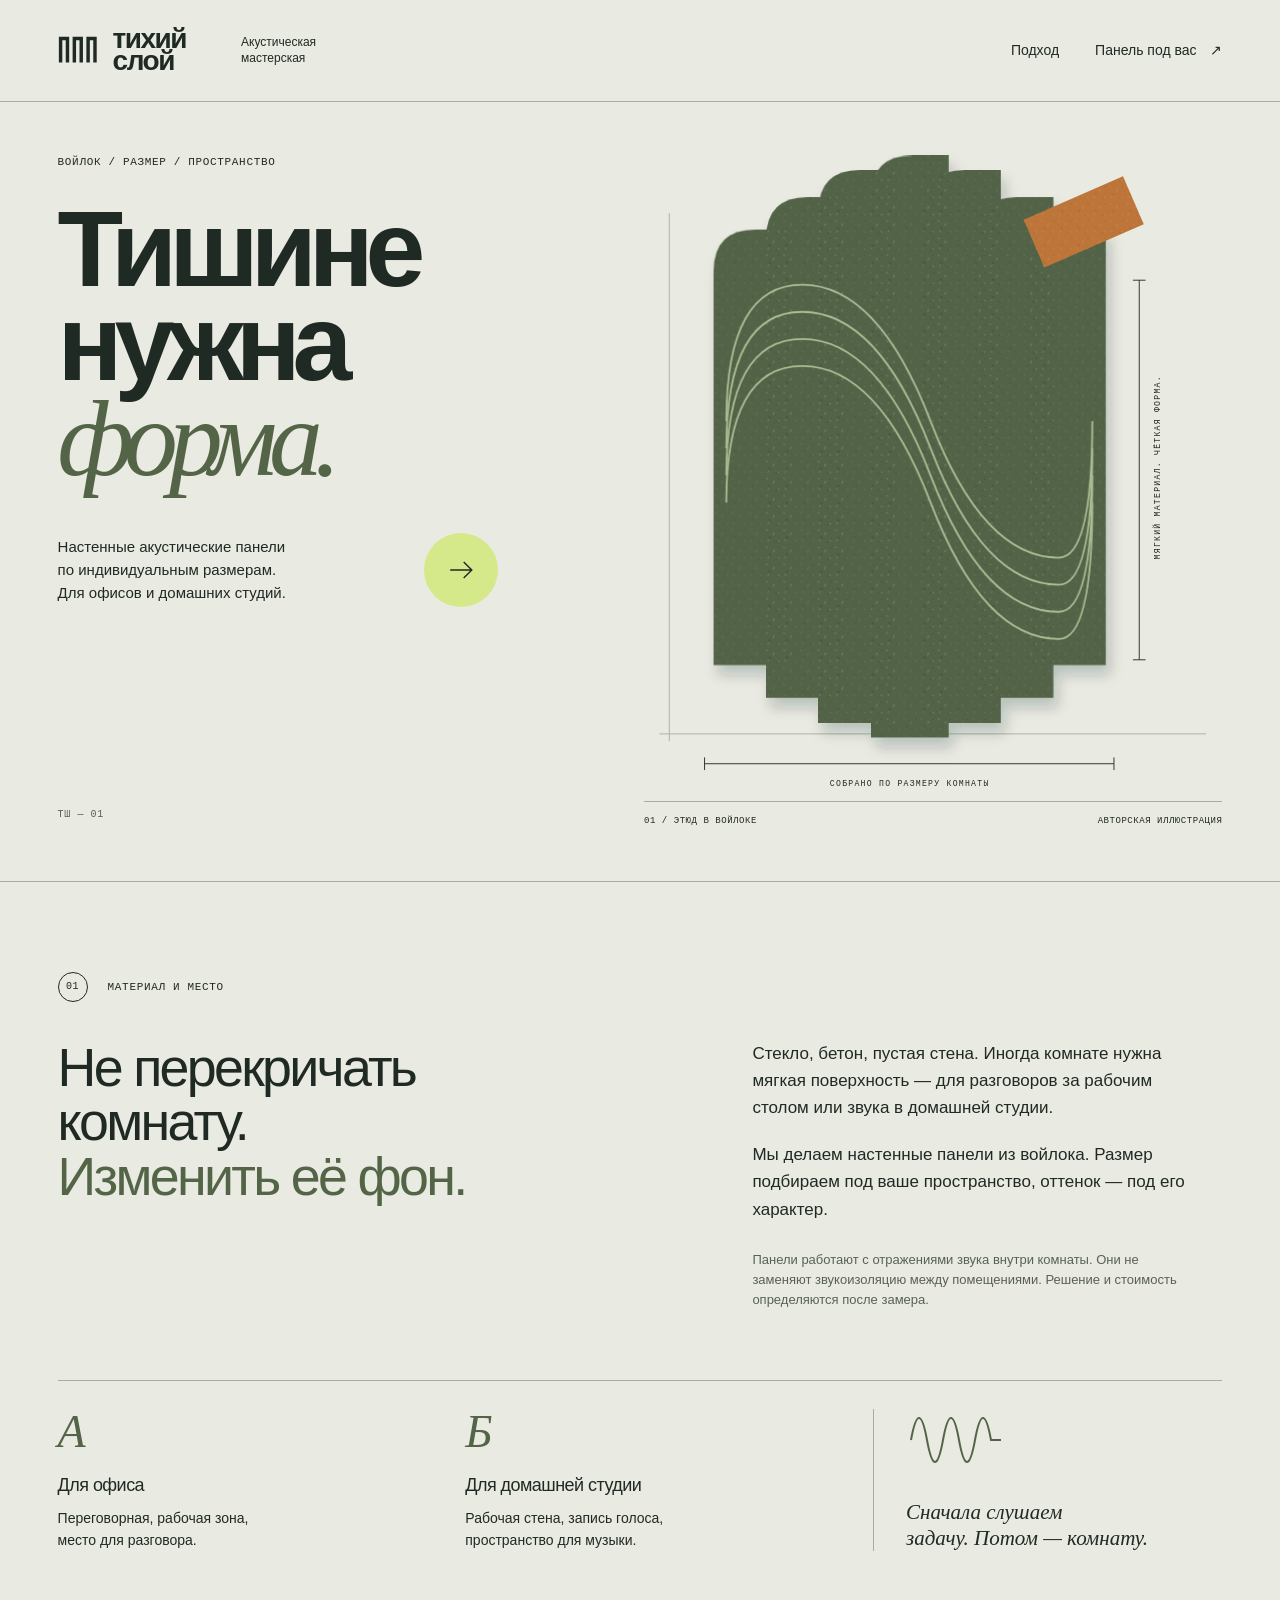
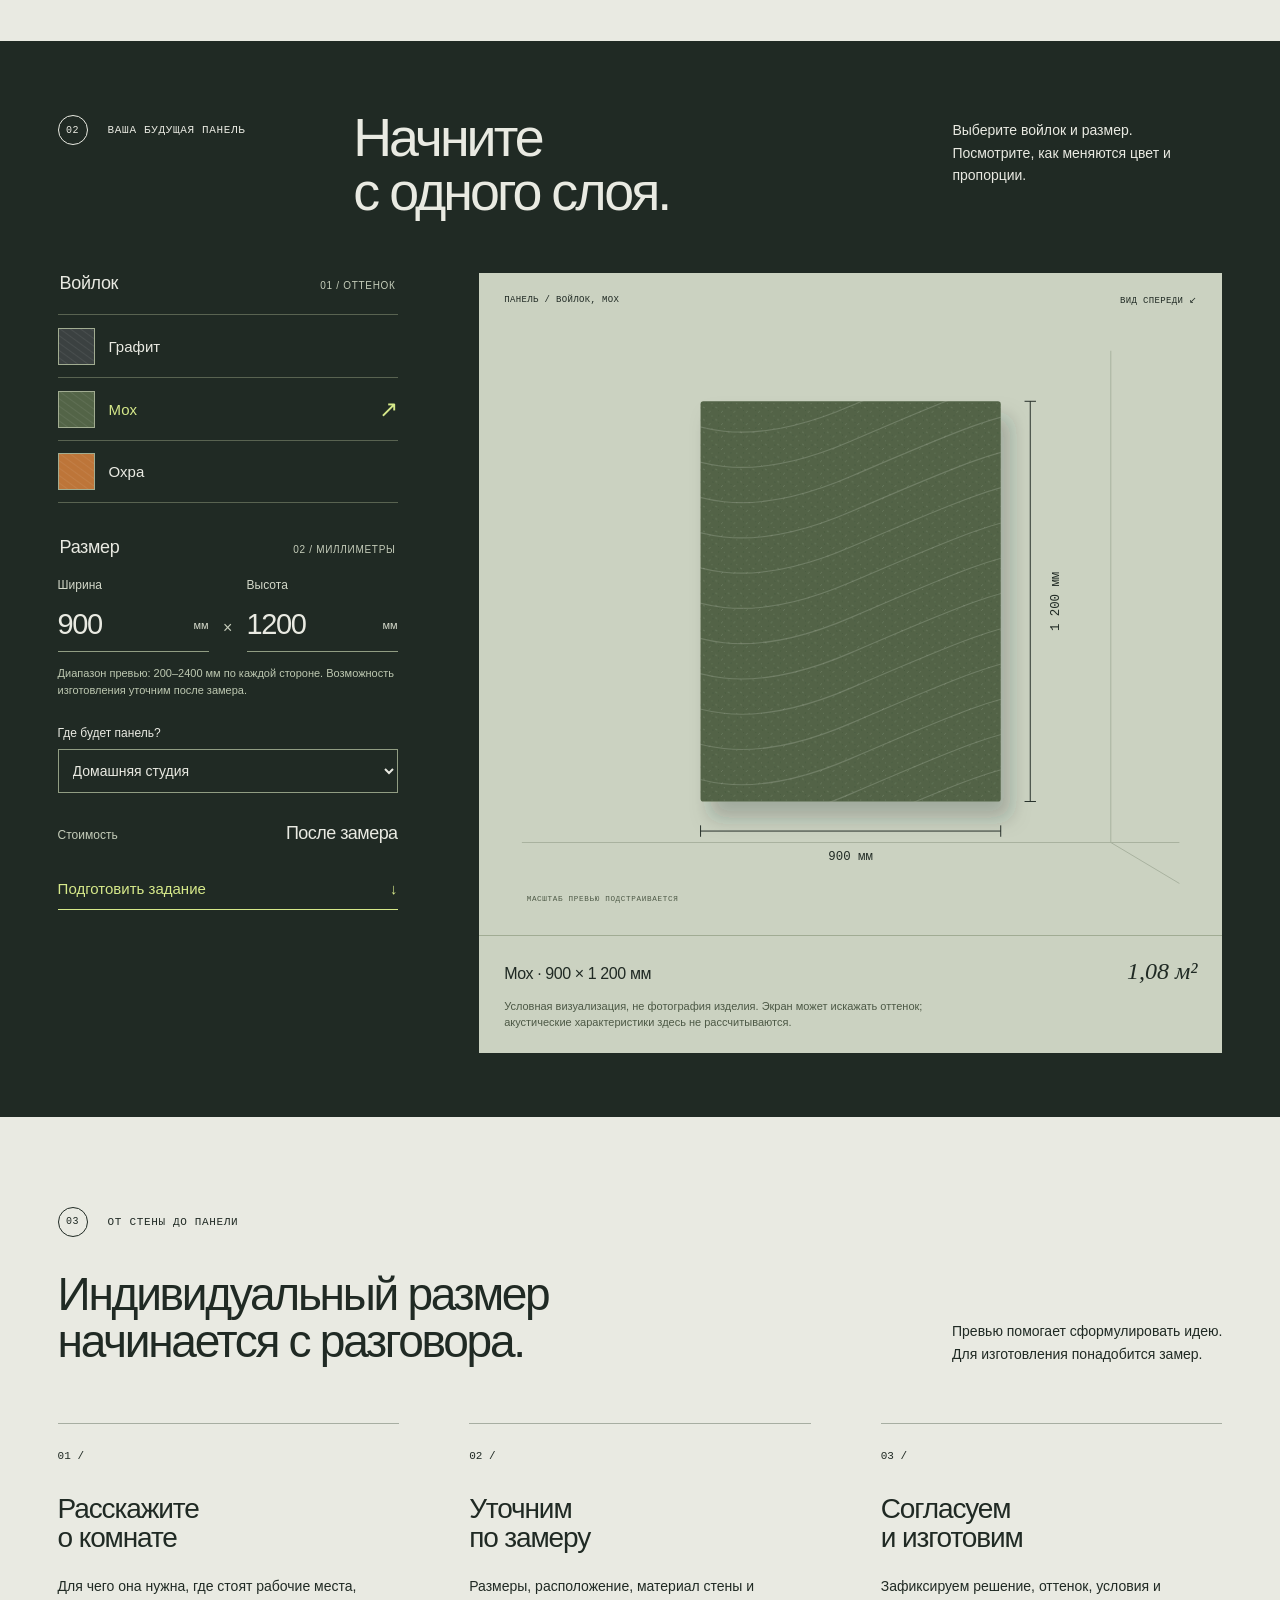
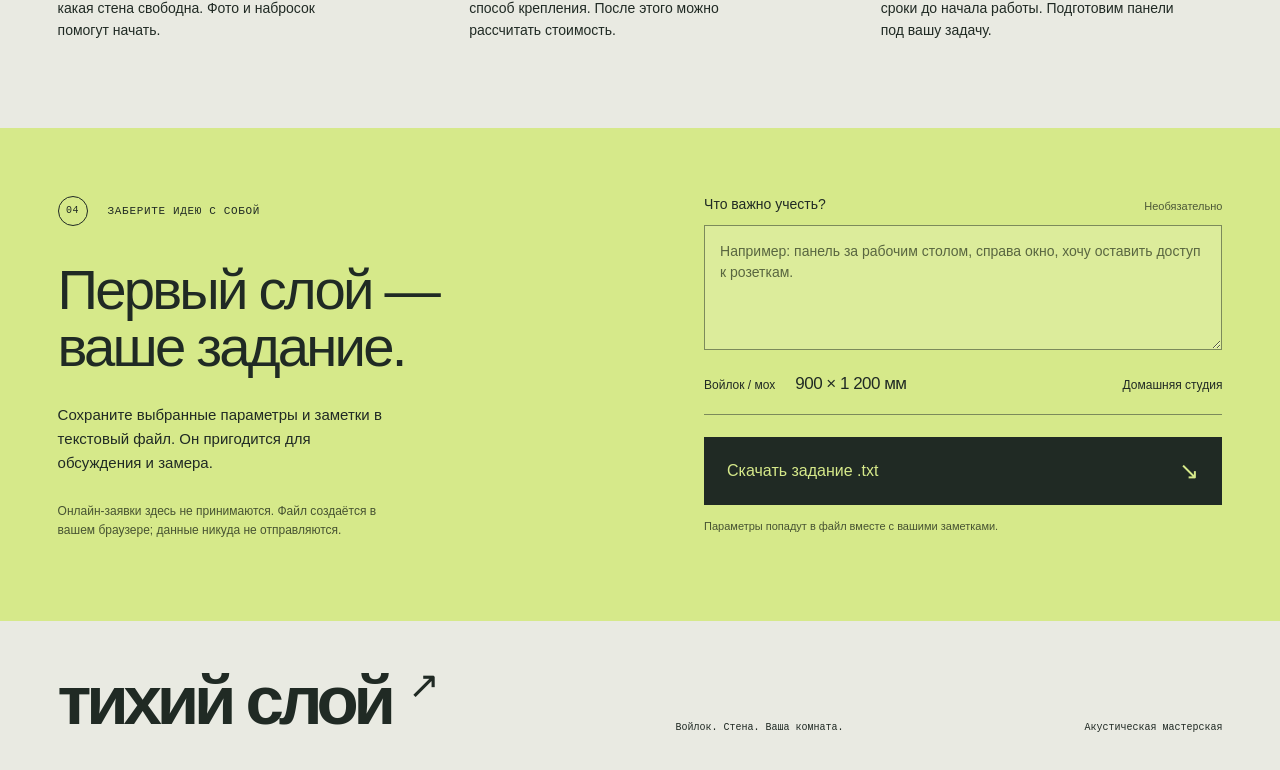
<file: validation/acoustic/index.html>
<!doctype html>
<html lang="ru">
<head>
  <meta charset="utf-8">
  <meta name="viewport" content="width=device-width,initial-scale=1">
  <meta name="theme-color" content="#e9eae2">
  <meta name="description" content="Тихий слой — мастерская настенных акустических панелей из войлока по индивидуальным размерам. Для офисов и домашних студий.">
  <title>Тихий слой — акустическая мастерская</title>
  <link rel="stylesheet" href="style.css">
  <script src="script.js" defer></script>
</head>
<body>
  <a class="skip" href="#main">К содержанию</a>
  <header class="header">
    <a class="brand" href="#top" aria-label="Тихий слой — начало страницы">
      <svg viewBox="0 0 50 42" aria-hidden="true"><path d="M3 35V7h8v28m8 0V7h8v28m8 0V7h8v28" fill="none" stroke="currentColor" stroke-width="4"/></svg>
      <span>тихий<br>слой</span>
    </a>
    <span class="header-note">Акустическая<br>мастерская</span>
    <nav aria-label="Основная навигация">
      <a href="#approach">Подход</a>
      <a href="#constructor">Панель под вас <span aria-hidden="true">↗</span></a>
    </nav>
  </header>

  <main id="main">
    <section class="hero" id="top" aria-labelledby="hero-title">
      <div class="hero-copy">
        <p class="eyebrow">Войлок / размер / пространство</p>
        <h1 id="hero-title">Тишине<br>нужна<br><em>форма.</em></h1>
        <div class="hero-bottom">
          <p>Настенные акустические панели<br>по индивидуальным размерам.<br>Для офисов и домашних студий.</p>
          <a class="round-link" href="#constructor" aria-label="Собрать свою панель"><svg viewBox="0 0 40 40" aria-hidden="true"><path d="M8 20h24M23 11l9 9-9 9"/></svg></a>
        </div>
      </div>
      <div class="hero-art">
        <svg class="felt-art" viewBox="0 0 640 740" role="img" aria-labelledby="art-title art-desc">
          <title id="art-title">Мягкая геометрия войлока</title>
          <desc id="art-desc">Авторская иллюстрация: длинные войлочные полосы графитового, мшистого и охристого цветов собираются в рельефную композицию.</desc>
          <defs>
            <pattern id="felt-grain" width="19" height="19" patternUnits="userSpaceOnUse"><path d="m2 3 2 1m6 5 1-3m4 9 2 1m-13 0 1-2m11-12 1 1" stroke="#fff" stroke-opacity=".18" stroke-width=".8"/><path d="m5 11 2 1m9-8 1-2m-4 15 1-1" stroke="#0e1916" stroke-opacity=".25" stroke-width=".8"/></pattern>
            <filter id="felt-shadow" x="-30%" y="-20%" width="160%" height="160%"><feDropShadow dx="5" dy="11" stdDeviation="7" flood-color="#192622" flood-opacity=".2"/></filter>
          </defs>
          <path d="M17 666H622M28 90V674" stroke="#a7b0a2" stroke-width="1"/>
          <g fill="#536447" filter="url(#felt-shadow)" class="felt-strips">
            <path style="--i:0" d="M77 154Q77 108 123 108H163V590H77Z"/>
            <path style="--i:1" d="M135 118Q135 72 181 72H221V626H135Z"/>
            <path style="--i:2" d="M193 88Q193 42 239 42H279V654H193Z"/>
            <path style="--i:3" d="M251 72Q251 26 297 26H337V670H251Z"/>
            <path style="--i:4" d="M309 88Q309 42 355 42H395V654H309Z"/>
            <path style="--i:5" d="M367 118Q367 72 413 72H453V626H367Z"/>
            <path style="--i:6" d="M425 154Q425 108 471 108H511V590H425Z"/>
          </g>
          <g class="felt-strips grain-strips" fill="url(#felt-grain)">
            <path style="--i:0" d="M77 154Q77 108 123 108H163V590H77Z"/>
            <path style="--i:1" d="M135 118Q135 72 181 72H221V626H135Z"/>
            <path style="--i:2" d="M193 88Q193 42 239 42H279V654H193Z"/>
            <path style="--i:3" d="M251 72Q251 26 297 26H337V670H251Z"/>
            <path style="--i:4" d="M309 88Q309 42 355 42H395V654H309Z"/>
            <path style="--i:5" d="M367 118Q367 72 413 72H453V626H367Z"/>
            <path style="--i:6" d="M425 154Q425 108 471 108H511V590H425Z"/>
          </g>
          <g fill="none" stroke="#c5d5aa" stroke-width="2" opacity=".8" class="contours">
            <path d="M91 320Q91 169 175 169T317 320T459 471Q496 471 496 320"/>
            <path d="M91 350Q91 199 175 199T317 350T459 501Q496 501 496 350"/>
            <path d="M91 380Q91 229 175 229T317 380T459 531Q496 531 496 380"/>
            <path d="M91 410Q91 259 175 259T317 410T459 561Q496 561 496 410"/>
          </g>
          <path d="M420 97l110-48 23 53-110 48z" fill="#bd7539"/>
          <path d="M420 97l110-48 23 53-110 48z" fill="url(#felt-grain)"/>
          <g fill="none" stroke="#1f2a24" stroke-width="1"><path d="M67 699H520m-453-7v14m453-14v14M548 164v420m-7-420h14m-14 420h14"/></g>
          <text x="294" y="724" text-anchor="middle" class="art-label">СОБРАНО ПО РАЗМЕРУ КОМНАТЫ</text>
          <g transform="translate(571 371) rotate(-90)"><text text-anchor="middle" class="art-label">МЯГКИЙ МАТЕРИАЛ. ЧЁТКАЯ ФОРМА.</text></g>
        </svg>
        <div class="art-caption"><span>01 / Этюд в войлоке</span><span>Авторская иллюстрация</span></div>
      </div>
      <div class="hero-index" aria-hidden="true">ТШ — 01</div>
    </section>

    <section class="approach" id="approach" aria-labelledby="approach-title">
      <p class="section-tag"><span>01</span> Материал и место</p>
      <div class="approach-main">
        <h2 id="approach-title">Не перекричать<br>комнату.<br><span>Изменить её фон.</span></h2>
        <div class="approach-copy"><p>Стекло, бетон, пустая стена. Иногда комнате нужна мягкая поверхность — для разговоров за рабочим столом или звука в домашней студии.</p><p>Мы делаем настенные панели из войлока. Размер подбираем под ваше пространство, оттенок — под его характер.</p><p class="small-note">Панели работают с отражениями звука внутри комнаты. Они не заменяют звукоизоляцию между помещениями. Решение и стоимость определяются после замера.</p></div>
      </div>
      <div class="contexts">
        <div><span class="context-number">А</span><h3>Для офиса</h3><p>Переговорная, рабочая зона,<br>место для разговора.</p></div>
        <div><span class="context-number">Б</span><h3>Для домашней студии</h3><p>Рабочая стена, запись голоса,<br>пространство для музыки.</p></div>
        <div class="context-aside"><svg viewBox="0 0 100 60" aria-hidden="true"><path d="M5 31q8-44 16 0t16 0t16 0t16 0t16 0h10"/></svg><p>Сначала слушаем<br>задачу. Потом — комнату.</p></div>
      </div>
    </section>

    <section class="constructor" id="constructor" aria-labelledby="constructor-title">
      <div class="constructor-heading"><p class="section-tag"><span>02</span> Ваша будущая панель</p><h2 id="constructor-title">Начните<br>с одного слоя.</h2><p>Выберите войлок и размер.<br> Посмотрите, как меняются цвет и пропорции.</p></div>
      <noscript><p class="noscript">Для интерактивного превью и скачивания задания нужен JavaScript. Доступные оттенки: графит, мох, охра. Панели изготавливаются по индивидуальным размерам, цена — после замера.</p></noscript>
      <div class="config-layout" id="config-ui">
        <form class="controls" id="panel-form">
          <fieldset class="materials"><legend>Войлок <span>01 / оттенок</span></legend>
            <label class="swatch-label"><input type="radio" name="material" value="graphite"><span class="swatch graphite" aria-hidden="true"></span><span>Графит</span><span class="radio-mark" aria-hidden="true">↗</span></label>
            <label class="swatch-label"><input type="radio" name="material" value="moss" checked><span class="swatch moss" aria-hidden="true"></span><span>Мох</span><span class="radio-mark" aria-hidden="true">↗</span></label>
            <label class="swatch-label"><input type="radio" name="material" value="ochre"><span class="swatch ochre" aria-hidden="true"></span><span>Охра</span><span class="radio-mark" aria-hidden="true">↗</span></label>
          </fieldset>
          <fieldset class="dimensions"><legend>Размер <span>02 / миллиметры</span></legend>
            <div class="dimension-fields"><label for="panel-width">Ширина <span class="number-wrap"><input id="panel-width" name="width" type="number" min="200" max="2400" step="1" value="900" inputmode="numeric" required aria-describedby="dimension-help dimension-error"><span>мм</span></span></label><span class="multiply" aria-hidden="true">×</span><label for="panel-height">Высота <span class="number-wrap"><input id="panel-height" name="height" type="number" min="200" max="2400" step="1" value="1200" inputmode="numeric" required aria-describedby="dimension-help dimension-error"><span>мм</span></span></label></div>
            <p id="dimension-help" class="field-help">Диапазон превью: 200–2400 мм по каждой стороне. Возможность изготовления уточним после замера.</p>
            <p id="dimension-error" class="field-error" aria-live="polite"></p>
          </fieldset>
          <label class="use-label" for="room">Где будет панель?<select id="room" name="room"><option>Домашняя студия</option><option>Офис</option><option>Другое пространство</option></select></label>
          <div class="quote"><span>Стоимость</span><strong>После замера</strong></div>
          <a class="text-link" href="#brief">Подготовить задание <span aria-hidden="true">↓</span></a>
        </form>
        <figure class="preview">
          <div class="preview-topline"><span>Панель / <span id="preview-material">войлок, мох</span></span><span aria-hidden="true">Вид спереди ↙</span></div>
          <svg id="preview-svg" viewBox="0 0 780 660" role="img" aria-labelledby="preview-title preview-description">
            <title id="preview-title">Превью выбранной панели</title><desc id="preview-description">Войлок, мох. Ширина 900 миллиметров, высота 1200 миллиметров. Иллюстрация.</desc>
            <defs>
              <pattern id="preview-grain" width="13" height="13" patternUnits="userSpaceOnUse"><path d="m1 2 2 1m4 5 2-2m1 6 1-1" stroke="#fff" stroke-opacity=".2" stroke-width=".6"/><path d="m4 5 1 1m6-4 1 2m-8 8 1-2" stroke="#14251d" stroke-opacity=".25" stroke-width=".6"/></pattern>
              <filter id="panel-shadow" x="-30%" y="-30%" width="170%" height="180%"><feDropShadow dx="10" dy="17" stdDeviation="10" flood-color="#27352a" flood-opacity=".25"/></filter>
              <clipPath id="panel-clip"><rect id="clip-rect" x="232.5" y="100" width="315" height="420" rx="3"/></clipPath>
            </defs>
            <path class="wall-line" d="M45 563H735M663 47V563l72 43"/>
            <g id="panel-body" filter="url(#panel-shadow)"><rect id="panel-shape" x="232.5" y="100" width="315" height="420" rx="3" fill="#536447"/><rect id="panel-texture" x="232.5" y="100" width="315" height="420" rx="3" fill="url(#preview-grain)"/><g id="panel-graphic" clip-path="url(#panel-clip)" fill="none" stroke="#e9eae2" stroke-opacity=".19" stroke-width="1.2"></g></g>
            <g class="measure"><path id="width-line" d="M232.5 551H547.5m-315-6v12m315-12v12"/><path id="height-line" d="M578.5 100V520m-6-420h12m-12 420h12"/><text id="width-label" x="390" y="583" text-anchor="middle">900 мм</text><text id="height-label" x="613" y="310" text-anchor="middle" transform="rotate(-90 613 310)">1200 мм</text></g>
            <text x="50" y="624" class="scene-note">МАСШТАБ ПРЕВЬЮ ПОДСТРАИВАЕТСЯ</text>
          </svg>
          <figcaption><div><span class="preview-selected" id="preview-summary">Мох · 900 × 1200 мм</span><span class="area" id="preview-area">1,08 м²</span></div><p>Условная визуализация, не фотография изделия. Экран может искажать оттенок; акустические характеристики здесь не рассчитываются.</p></figcaption>
          <p class="sr-only" id="config-status" role="status"></p>
        </figure>
      </div>
    </section>

    <section class="process" aria-labelledby="process-title">
      <p class="section-tag"><span>03</span> От стены до панели</p>
      <div class="process-heading"><h2 id="process-title">Индивидуальный размер<br>начинается с разговора.</h2><p>Превью помогает сформулировать идею.<br>Для изготовления понадобится замер.</p></div>
      <ol class="process-list">
        <li><span class="step-index">01 /</span><h3>Расскажите<br> о комнате</h3><p>Для чего она нужна, где стоят рабочие места, какая стена свободна. Фото и набросок помогут начать.</p></li>
        <li><span class="step-index">02 /</span><h3>Уточним<br> по замеру</h3><p>Размеры, расположение, материал стены и способ крепления. После этого можно рассчитать стоимость.</p></li>
        <li><span class="step-index">03 /</span><h3>Согласуем<br> и изготовим</h3><p>Зафиксируем решение, оттенок, условия и сроки до начала работы. Подготовим панели под вашу задачу.</p></li>
      </ol>
    </section>

    <section class="brief" id="brief" aria-labelledby="brief-title">
      <div class="brief-intro"><p class="section-tag"><span>04</span> Заберите идею с собой</p><h2 id="brief-title">Первый слой —<br>ваше задание.</h2><p>Сохраните выбранные параметры и заметки в текстовый файл. Он пригодится для обсуждения и замера.</p><p class="small-note">Онлайн-заявки здесь не принимаются. Файл создаётся в вашем браузере; данные никуда не отправляются.</p></div>
      <div class="brief-editor"><label for="notes">Что важно учесть?<span>Необязательно</span></label><textarea id="notes" rows="4" maxlength="2000" placeholder="Например: панель за рабочим столом, справа окно, хочу оставить доступ к розеткам."></textarea><div class="brief-spec" aria-label="Текущие параметры"><span id="brief-selection">Войлок / мох</span><strong id="brief-dimensions">900 × 1200 мм</strong><span id="brief-room">Домашняя студия</span></div><button type="button" id="download-brief" class="download-button" disabled>Скачать задание .txt <span aria-hidden="true">↘</span></button><p class="download-status" id="download-status" role="status">Параметры попадут в файл вместе с вашими заметками.</p></div>
    </section>
  </main>
  <footer><a class="footer-brand" href="#top">тихий слой<span aria-hidden="true">↗</span></a><p>Войлок. Стена. Ваша комната.</p><span>Акустическая мастерская</span></footer>
</body>
</html>
</file>
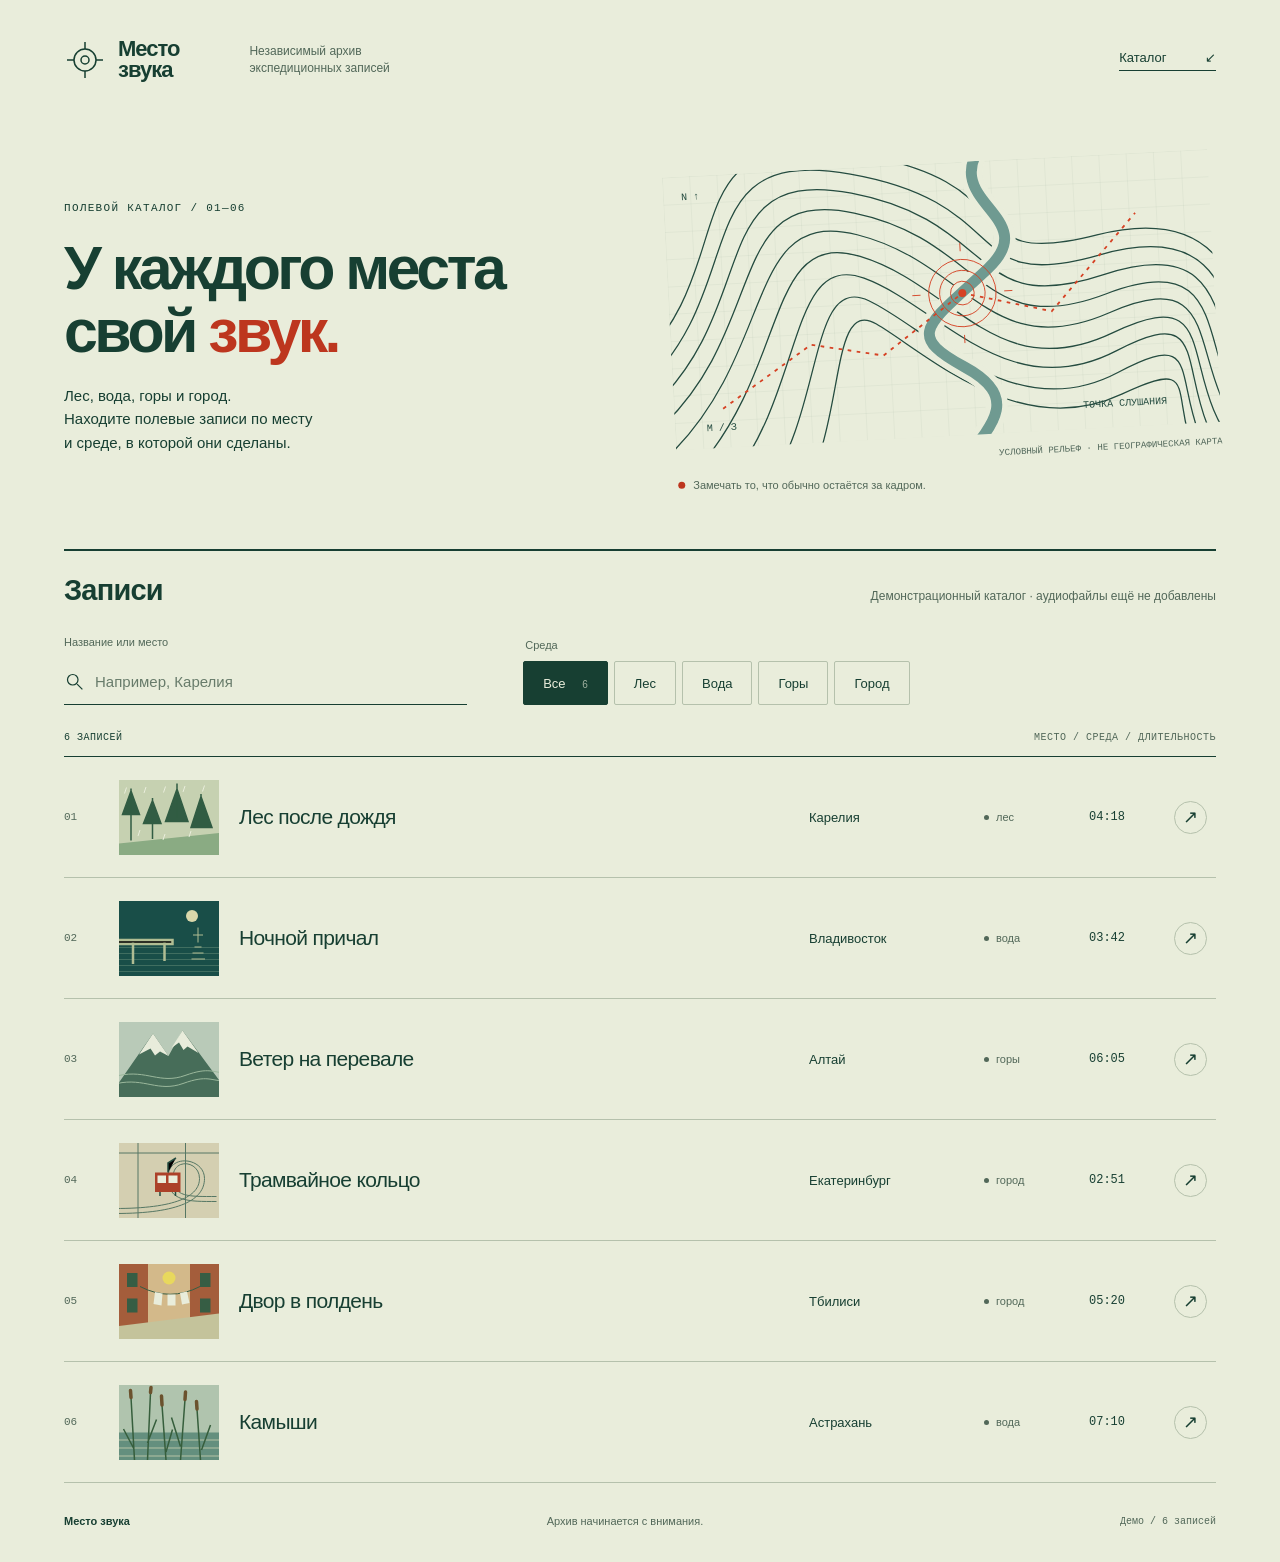
<file: validation/archive/index.html>
<!doctype html>
<html lang="ru">
<head>
  <meta charset="utf-8">
  <meta name="viewport" content="width=device-width,initial-scale=1">
  <meta name="theme-color" content="#e9eddb">
  <title>Место звука — архив полевых записей</title>
  <link rel="stylesheet" href="style.css">
  <script src="app.js" defer></script>
</head>
<body>
  <a class="skip" href="#catalog">К записям</a>
  <header class="masthead">
    <a class="brand" href="./index.html" aria-label="Место звука — начало">
      <svg viewBox="0 0 42 42" aria-hidden="true"><path d="M3 21h7m22 0h7M21 3v7m0 22v7"/><circle cx="21" cy="21" r="11"/><circle cx="21" cy="21" r="4"/></svg>
      <span>Место<br>звука</span>
    </a>
    <p class="masthead-note">Независимый архив<br>экспедиционных записей</p>
    <a href="#catalog" class="index-link">Каталог <span>↙</span></a>
  </header>

  <main>
    <section class="intro" aria-labelledby="page-title">
      <div class="intro-copy">
        <p class="eyebrow">Полевой каталог / 01—06</p>
        <h1 id="page-title">У каждого места<br>свой <span>звук.</span></h1>
        <p class="intro-description">Лес, вода, горы и город.<br>Находите полевые записи по месту<br class="desktop-break"> и среде, в которой они сделаны.</p>
      </div>
      <figure class="atlas">
        <svg viewBox="0 0 600 330" role="img" aria-label="Авторская графика: условный рельеф с линиями пути и точкой наблюдения">
          <defs><pattern id="grid" width="30" height="30" patternUnits="userSpaceOnUse"><path d="M30 0H0V30" fill="none" stroke="#254c40" stroke-opacity=".15" stroke-width=".7"/></pattern><clipPath id="map-clip"><rect width="600" height="300"/></clipPath></defs>
          <g clip-path="url(#map-clip)"><rect width="600" height="300" fill="url(#grid)"/>
          <g fill="none" stroke="#254c40" stroke-width="1.4">
            <path d="M-45 210C90 102 4-57 208-16s105 136 266 104 153 102 167 144"/>
            <path d="M-35 231C94 125 25-35 207 7s113 139 269 103 133 92 159 141"/>
            <path d="M-23 251C103 145 47-11 207 28s123 145 272 104 113 80 151 139"/>
            <path d="M-15 274C110 168 68 13 209 50s130 149 272 103 95 73 145 140"/>
            <path d="M-1 299C116 190 91 37 211 74s138 150 272 100 79 64 141 140"/>
            <path d="M26 318C129 209 112 62 213 98s143 152 273 98 62 58 135 141"/>
            <path d="M61 333C144 237 136 88 216 122s150 150 273 94 48 49 127 144"/>
            <path d="M98 346C165 261 156 113 220 147s151 148 269 93 36 38 124 140"/>
            <path d="M131 361C189 287 175 139 227 173s150 138 265 91 20 29 119 139"/>
          </g>
          <path class="map-river" d="M364-30C288 42 421 61 352 119S257 186 321 225s24 69-19 116" fill="none" stroke="#e9eddb" stroke-width="24"/>
          <path d="M364-30C288 42 421 61 352 119S257 186 321 225s24 69-19 116" fill="none" stroke="#6f9a91" stroke-width="12"/>
          <path d="M54 257L154 192 233 208 323 144 420 169 517 66" fill="none" stroke="#d64224" stroke-width="2" stroke-dasharray="4 6"/>
          <g transform="translate(323 144)" fill="none" stroke="#d64224"><circle r="37"/><circle r="25"/><circle r="13"/><circle r="4" fill="#d64224"/><path d="M-46 0h-9m101 0h9M0-46v-9m0 101v9"/></g>
          <g fill="#254c40" font-size="11" font-family="monospace"><text x="20" y="26">N ↑</text><text x="449" y="277">ТОЧКА СЛУШАНИЯ</text><text x="35" y="281">М / З</text></g></g>
          <text x="600" y="324" text-anchor="end" fill="#52685b" font-size="10" font-family="monospace">УСЛОВНЫЙ РЕЛЬЕФ · НЕ ГЕОГРАФИЧЕСКАЯ КАРТА</text>
        </svg>
        <figcaption><span class="red-dot"></span> Замечать то, что обычно остаётся за кадром.</figcaption>
      </figure>
    </section>

    <section id="catalog" class="catalog" aria-labelledby="catalog-title">
      <div class="catalog-heading"><h2 id="catalog-title">Записи</h2><p>Демонстрационный каталог · аудиофайлы ещё не добавлены</p></div>
      <div class="tools">
        <div class="search-wrap"><label for="search">Название или место</label><div class="search-input"><svg viewBox="0 0 24 24" aria-hidden="true"><circle cx="10" cy="10" r="6"/><path d="m15 15 6 6"/></svg><input id="search" type="search" placeholder="Например, Карелия" autocomplete="off"><button id="clear-search" type="button" aria-label="Очистить поиск" hidden>×</button></div></div>
        <fieldset class="filters"><legend>Среда</legend><div class="filter-options"><button type="button" class="active" data-filter="all" aria-pressed="true">Все <span>6</span></button><button type="button" data-filter="лес" aria-pressed="false">Лес</button><button type="button" data-filter="вода" aria-pressed="false">Вода</button><button type="button" data-filter="горы" aria-pressed="false">Горы</button><button type="button" data-filter="город" aria-pressed="false">Город</button></div></fieldset>
      </div>
      <div class="list-caption"><p id="results-count" role="status" aria-live="polite">6 записей</p><span>Место / среда / длительность</span></div>
      <div id="record-list" class="record-list"></div>
      <div id="empty" class="empty" hidden><p class="empty-mark" aria-hidden="true">∅</p><h3>Здесь пока тихо</h3><p>По вашему запросу записей нет.<br>Измените название, место или среду.</p><button type="button" id="reset">Сбросить поиск и фильтр ↗</button></div>
      <noscript><p>Для поиска, фильтров и просмотра сведений включите JavaScript. В каталоге: Лес после дождя — Карелия — лес — 04:18; Ночной причал — Владивосток — вода — 03:42; Ветер на перевале — Алтай — горы — 06:05; Трамвайное кольцо — Екатеринбург — город — 02:51; Двор в полдень — Тбилиси — город — 05:20; Камыши — Астрахань — вода — 07:10.</p></noscript>
    </section>
  </main>
  <footer><span>Место звука</span><p>Архив начинается с внимания.</p><span>Демо / 6 записей</span></footer>
  <dialog id="details" aria-labelledby="detail-title"><div class="dialog-top"><p class="eyebrow">Карточка полевой записи</p><button type="button" id="close-details" aria-label="Закрыть сведения">×</button></div><div id="detail-art" class="detail-art" aria-hidden="true"></div><p id="detail-number" class="detail-number"></p><h2 id="detail-title"></h2><dl id="detail-fields"></dl><div class="audio-note"><span aria-hidden="true">○</span><div><strong>Аудиофайл ещё не добавлен</strong><p>Это демонстрационные метаданные.<br>Прослушивание станет доступно вместе с записью.</p></div></div><button type="button" class="return-button" id="return">Вернуться к каталогу ↙</button></dialog>
</body>
</html>
</file>
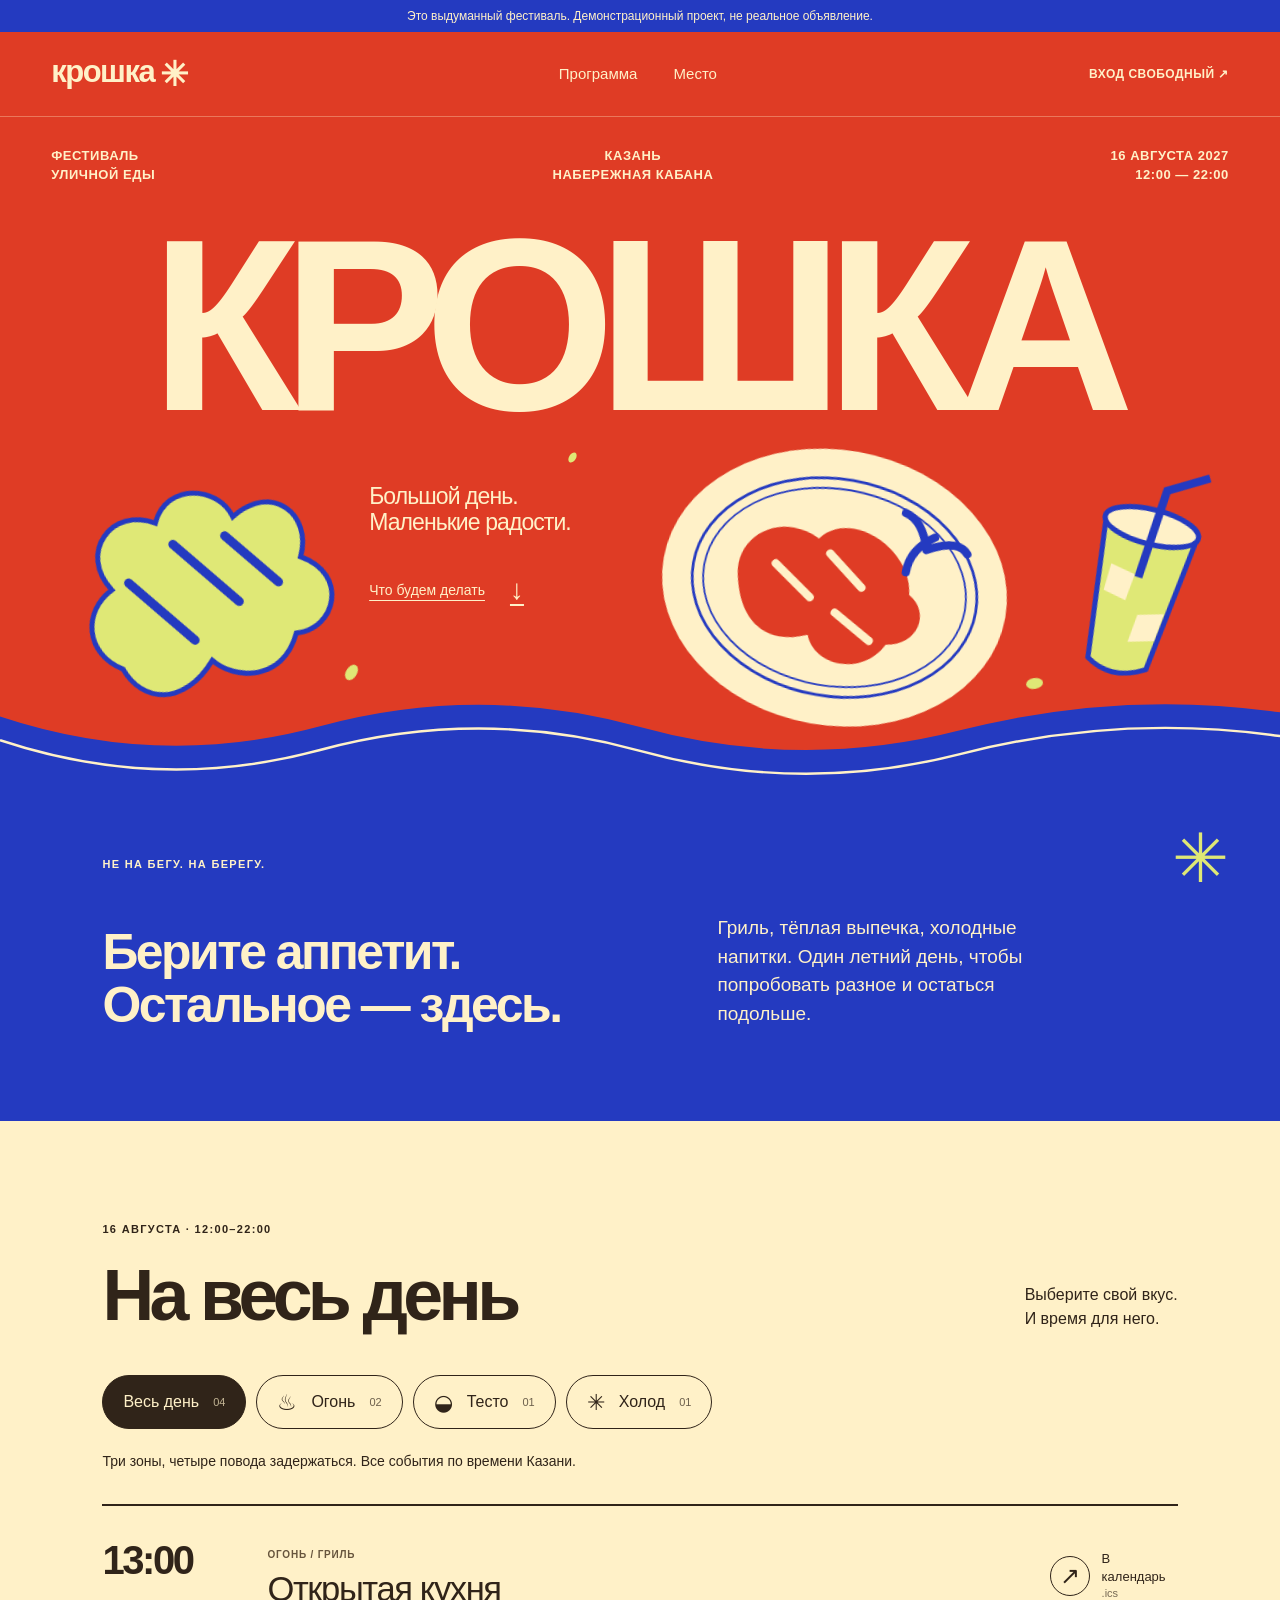
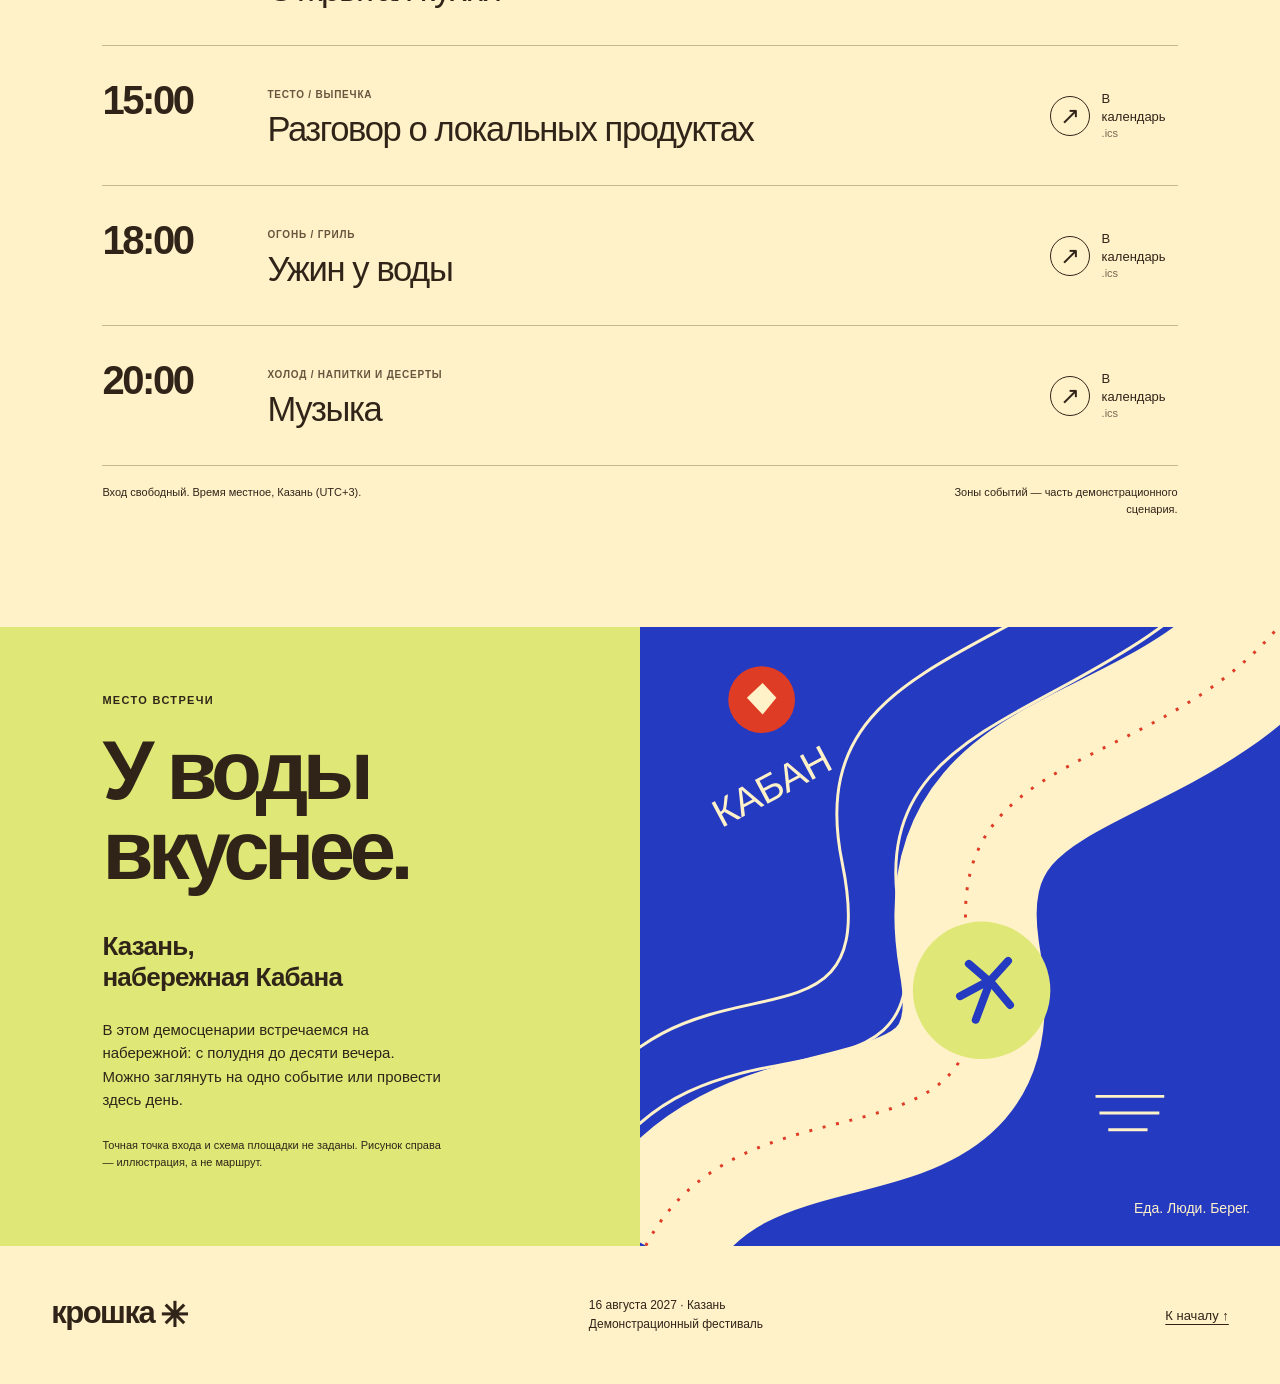
<file: validation/festival/index.html>
<!doctype html>
<html lang="ru">
<head>
  <meta charset="utf-8">
  <meta name="viewport" content="width=device-width, initial-scale=1">
  <meta name="theme-color" content="#df3c25">
  <meta name="description" content="Демонстрационный сайт фестиваля уличной еды Крошка: программа, три зоны и день у воды в Казани.">
  <title>Крошка — день у воды и еды</title>
  <link rel="stylesheet" href="style.css">
  <script src="app.js" defer></script>
</head>
<body>
  <a class="skip" href="#program">Перейти к программе</a>
  <div class="demo-note">Это выдуманный фестиваль. Демонстрационный проект, не реальное объявление.</div>
  <header class="masthead">
    <a class="brand" href="#top" aria-label="Крошка, начало страницы">крошка<span aria-hidden="true">✳</span></a>
    <nav aria-label="Главная навигация"><a href="#program">Программа</a><a href="#place">Место</a></nav>
    <span class="free">ВХОД СВОБОДНЫЙ ↗</span>
  </header>
  <main>
    <section class="hero" id="top" aria-labelledby="hero-title">
      <div class="hero-top"><p>ФЕСТИВАЛЬ<br>УЛИЧНОЙ ЕДЫ</p><p>КАЗАНЬ<br>НАБЕРЕЖНАЯ КАБАНА</p><p>16 АВГУСТА 2027<br>12:00 — 22:00</p></div>
      <h1 id="hero-title">КРОШКА</h1>
      <div class="spread">
        <svg class="food bread" viewBox="0 0 270 220" aria-hidden="true"><path d="M34 168C1 142 12 101 45 89C22 44 68 9 105 37C126 1 175 18 181 52C228 29 258 72 235 109C277 139 249 188 210 181C184 224 138 209 122 184C82 221 43 205 34 168Z" fill="#dfe876" stroke="#243ac0" stroke-width="5"/><path d="m63 87 48 73M116 62l48 73m4-67 39 59" stroke="#243ac0" stroke-width="9" stroke-linecap="round"/></svg>
        <div class="hero-caption"><span>Большой день.</span><span>Маленькие радости.</span><a href="#program">Что будем делать <span aria-hidden="true">↓</span></a></div>
        <svg class="food plate" viewBox="0 0 400 330" aria-hidden="true"><ellipse cx="200" cy="165" rx="190" ry="151" fill="#fff1c8"/><ellipse cx="200" cy="165" rx="157" ry="119" fill="none" stroke="#243ac0" stroke-width="3"/><ellipse cx="200" cy="165" rx="145" ry="108" fill="none" stroke="#243ac0" stroke-width="2"/><path d="M93 169c-9-44 37-76 81-54 29-39 103-6 108 44 27 15 19 53-16 58-20 40-74 36-86 4-46 20-77-4-87-52Z" fill="#df3c25"/><path d="m132 150 43 30m14-51 40 31m-24 32 42 24" stroke="#fff1c8" stroke-width="9" stroke-linecap="round"/><path d="M299 92q-25 17-25 43M292 107q33-18 45-3M292 107q-9-31-29-36" stroke="#243ac0" fill="none" stroke-width="9" stroke-linecap="round"/></svg>
        <svg class="food cup" viewBox="0 0 150 230" aria-hidden="true"><path d="m30 72 16 140q27 17 58-2l18-138Z" fill="#dfe876" stroke="#243ac0" stroke-width="5"/><ellipse cx="76" cy="73" rx="47" ry="17" fill="#fff1c8" stroke="#243ac0" stroke-width="5"/><path d="m75 124 7-89 38-22" fill="none" stroke="#243ac0" stroke-width="8"/><path d="m46 117 25 5-3 27-23-5Zm37 43 25-7-3 28-25 7Z" fill="#fff1c8"/></svg>
        <span class="crumb c1" aria-hidden="true"></span><span class="crumb c2" aria-hidden="true"></span><span class="crumb c3" aria-hidden="true"></span>
      </div>
      <div class="river-edge" aria-hidden="true"><svg viewBox="0 0 1440 110" preserveAspectRatio="none"><path d="M0 25Q180 90 360 37T720 38T1080 42T1440 20V110H0Z" fill="currentColor"/><path d="M0 54Q180 119 360 66T720 67T1080 71T1440 49" fill="none" stroke="#fff1c8" stroke-width="3"/></svg></div>
    </section>

    <section class="invitation" aria-labelledby="invite-title"><p class="eyebrow">НЕ НА БЕГУ. НА БЕРЕГУ.</p><h2 id="invite-title">Берите аппетит.<br>Остальное — здесь.</h2><p>Гриль, тёплая выпечка, холодные напитки. Один летний день, чтобы попробовать разное и остаться подольше.</p><span class="small-sun" aria-hidden="true">✳</span></section>

    <section class="program section-pad" id="program" aria-labelledby="program-title">
      <div class="section-heading"><div><p class="eyebrow">16 АВГУСТА · 12:00–22:00</p><h2 id="program-title">На весь день</h2></div><p>Выберите свой вкус.<br>И время для него.</p></div>
      <div class="zone-controls" hidden>
        <div class="filters" role="group" aria-label="Показать события по зоне">
          <button type="button" data-zone="all" aria-pressed="true">Весь день <span>04</span></button>
          <button type="button" data-zone="fire" aria-pressed="false"><span class="zone-symbol" aria-hidden="true">♨</span> Огонь <span>02</span></button>
          <button type="button" data-zone="dough" aria-pressed="false"><span class="zone-symbol" aria-hidden="true">◒</span> Тесто <span>01</span></button>
          <button type="button" data-zone="cold" aria-pressed="false"><span class="zone-symbol" aria-hidden="true">✳</span> Холод <span>01</span></button>
        </div>
        <p class="filter-description" id="zone-description">Три зоны, четыре повода задержаться. Все события по времени Казани.</p>
      </div>
      <noscript><p>Все события по времени Казани. Для фильтрации зон и скачивания календаря включите JavaScript.</p></noscript>
      <p class="sr-only" id="filter-status" role="status" aria-live="polite"></p>
      <ol class="events" aria-label="Программа фестиваля">
        <li class="event" data-event="kitchen" data-zone="fire"><time datetime="2027-08-16T13:00:00+03:00">13:00</time><div class="event-body"><span class="zone-label">ОГОНЬ / ГРИЛЬ</span><h3>Открытая кухня</h3></div><button class="calendar" type="button" data-calendar="kitchen" aria-label="Скачать в календарь: Открытая кухня" hidden><span aria-hidden="true">↗</span><span>В календарь<small>.ics</small></span></button></li>
        <li class="event" data-event="talk" data-zone="dough"><time datetime="2027-08-16T15:00:00+03:00">15:00</time><div class="event-body"><span class="zone-label">ТЕСТО / ВЫПЕЧКА</span><h3>Разговор о локальных продуктах</h3></div><button class="calendar" type="button" data-calendar="talk" aria-label="Скачать в календарь: Разговор о локальных продуктах" hidden><span aria-hidden="true">↗</span><span>В календарь<small>.ics</small></span></button></li>
        <li class="event" data-event="dinner" data-zone="fire"><time datetime="2027-08-16T18:00:00+03:00">18:00</time><div class="event-body"><span class="zone-label">ОГОНЬ / ГРИЛЬ</span><h3>Ужин у воды</h3></div><button class="calendar" type="button" data-calendar="dinner" aria-label="Скачать в календарь: Ужин у воды" hidden><span aria-hidden="true">↗</span><span>В календарь<small>.ics</small></span></button></li>
        <li class="event" data-event="music" data-zone="cold"><time datetime="2027-08-16T20:00:00+03:00">20:00</time><div class="event-body"><span class="zone-label">ХОЛОД / НАПИТКИ И ДЕСЕРТЫ</span><h3>Музыка</h3></div><button class="calendar" type="button" data-calendar="music" aria-label="Скачать в календарь: Музыка" hidden><span aria-hidden="true">↗</span><span>В календарь<small>.ics</small></span></button></li>
      </ol>
      <div class="program-foot"><p>Вход свободный. Время местное, Казань (UTC+3).</p><p>Зоны событий — часть демонстрационного сценария.</p></div>
      <p class="download-status" role="status" aria-live="polite"></p>
    </section>

    <section class="place" id="place" aria-labelledby="place-title">
      <div class="place-copy"><p class="eyebrow">МЕСТО ВСТРЕЧИ</p><h2 id="place-title">У воды<br>вкуснее.</h2><p class="address">Казань,<br>набережная Кабана</p><p>В этом демосценарии встречаемся на набережной: с полудня до десяти вечера. Можно заглянуть на одно событие или провести здесь день.</p><p class="place-note">Точная точка входа и схема площадки не заданы. Рисунок справа — иллюстрация, а не маршрут.</p></div>
      <div class="place-art" aria-hidden="true"><svg viewBox="0 0 600 630"><path d="M-20 630C80 440 350 570 310 340S510 160 640-20" fill="none" stroke="#fff1c8" stroke-width="145"/><path d="M-20 630C80 440 350 570 310 340S510 160 640-20" fill="none" stroke="#df3c25" stroke-width="3" stroke-dasharray="3 11"/><path d="M-70 560C40 369 285 520 240 300S440 100 580-70" fill="none" stroke="#fff1c8" stroke-width="3"/><path d="M-90 500C20 309 225 460 180 240S380 40 520-130" fill="none" stroke="#fff1c8" stroke-width="3"/><circle cx="322" cy="370" r="70" fill="#dfe876"/><path d="m309 343 21 18 19-21m-18 20-15 40m14-40-30 16m30-16 21 25" stroke="#243ac0" stroke-width="8" fill="none" stroke-linecap="round"/><text x="57" y="205" fill="#fff1c8" font-size="40" font-family="Arial, sans-serif" transform="rotate(-28 57 205)">КАБАН</text><path d="m438 478 70 0m-66 17 61 0m-52 17 40 0" stroke="#fff1c8" stroke-width="3"/><circle cx="98" cy="74" r="34" fill="#df3c25"/><path d="m83 72 16-15 14 15-14 17Z" fill="#fff1c8"/></svg><span class="art-note">Еда. Люди. Берег.</span></div>
    </section>
  </main>
  <footer><a class="brand" href="#top">крошка<span aria-hidden="true">✳</span></a><p>16 августа 2027 · Казань<br>Демонстрационный фестиваль</p><a href="#top">К началу ↑</a></footer>
</body>
</html>
</file>
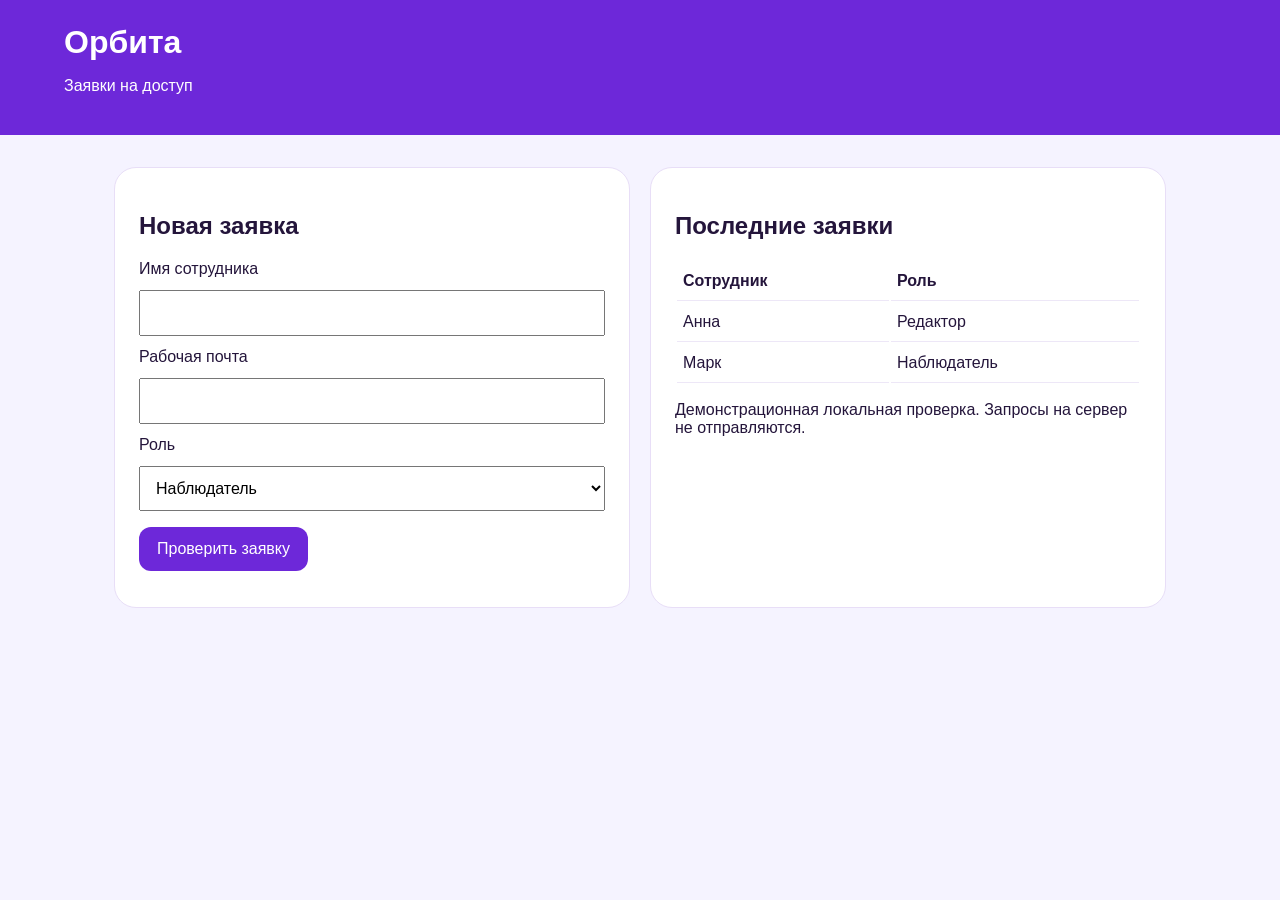
<file: validation/preserve/index.html>
<!doctype html><html lang="ru"><meta charset="utf-8"><meta name="viewport" content="width=device-width, initial-scale=1"><title>Орбита — заявки</title><style>
:root{--brand:#6d28d9;--bg:#f5f3ff;--text:#24153b}*{box-sizing:border-box}body{font:16px Inter,Arial,sans-serif;color:var(--text);background:var(--bg);margin:0}header{background:var(--brand);color:white;padding:24px 5vw}main{max-width:1100px;margin:32px auto;padding:0 24px}.grid{display:grid;grid-template-columns:1fr 1fr;gap:20px}.card{background:white;border-radius:22px;padding:24px;border:1px solid #e8def7}h1{margin:0}label,input,select,button{display:block;margin-bottom:12px}input,select{padding:12px;width:100%;font:inherit}button{background:var(--brand);color:white;padding:13px 18px;border:0;border-radius:12px;font:inherit;cursor:pointer}table{width:100%;text-align:left}th,td{padding:10px 6px;border-bottom:1px solid #ede7f7}.error{color:#9f1239}a{color:var(--brand)}@media(max-width:650px){.grid{grid-template-columns:1fr}}
</style><header><h1>Орбита</h1><p>Заявки на доступ</p></header><main><div class="grid"><section class="card"><h2>Новая заявка</h2><form id="request-form"><label for="name">Имя сотрудника</label><input id="name" name="name" required><label for="email">Рабочая почта</label><input id="email" name="email" type="email" required><label for="role">Роль</label><select id="role" name="role"><option>Наблюдатель</option><option>Редактор</option></select><p id="message" class="error" role="status"></p><button type="submit">Проверить заявку</button></form></section><section class="card"><h2>Последние заявки</h2><table><thead><tr><th>Сотрудник</th><th>Роль</th></tr></thead><tbody><tr><td>Анна</td><td>Редактор</td></tr><tr><td>Марк</td><td>Наблюдатель</td></tr></tbody></table><p>Демонстрационная локальная проверка. Запросы на сервер не отправляются.</p></section></div></main><script>
document.querySelector('#request-form').addEventListener('submit',event=>{event.preventDefault();document.querySelector('#message').textContent='В этом примере проверка недоступна. Введённые данные остались в форме.'});
</script></html>
</file>
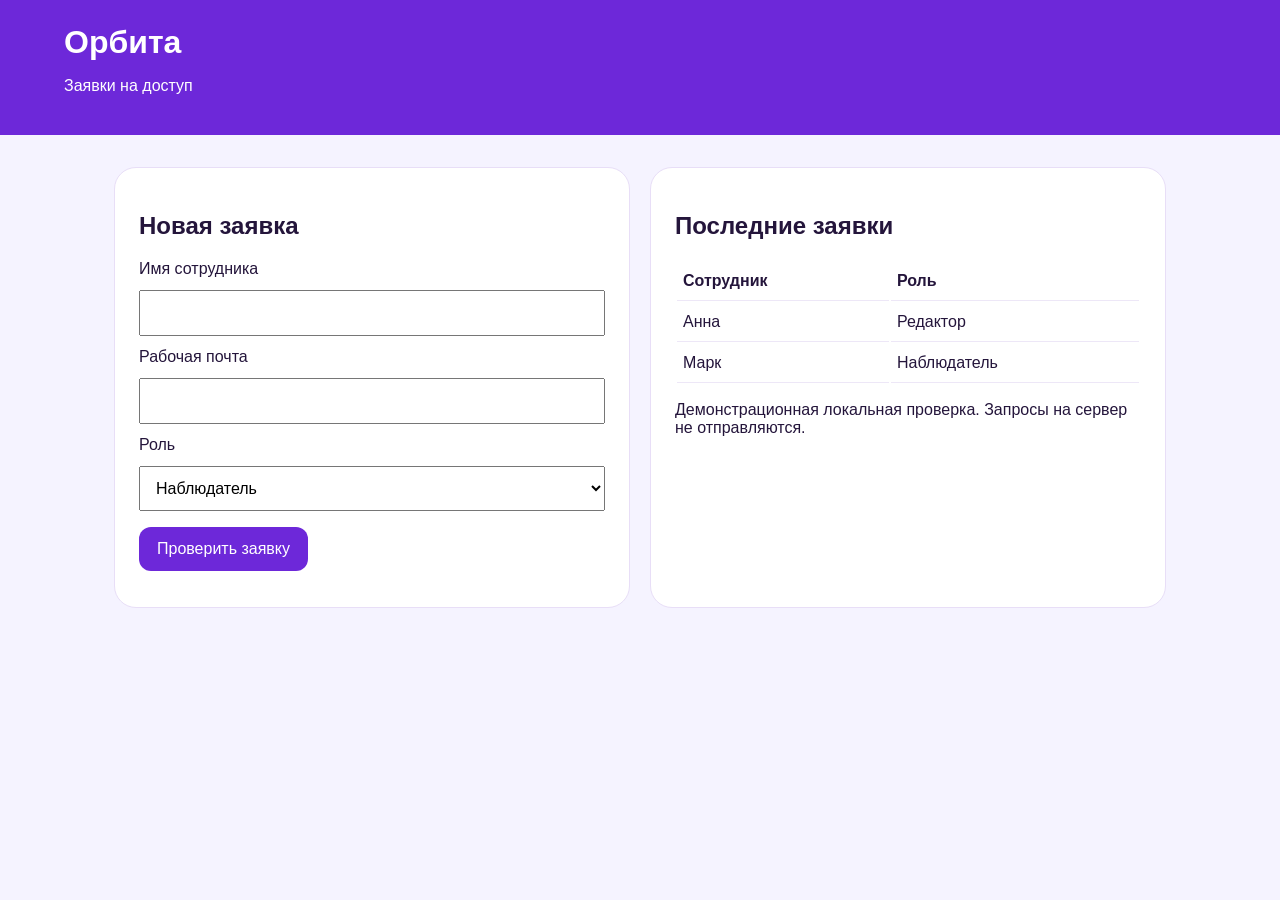
<file: validation/preserve/before.html>
<!doctype html><html lang="ru"><meta charset="utf-8"><meta name="viewport" content="width=device-width, initial-scale=1"><title>Орбита — заявки</title><style>
:root{--brand:#6d28d9;--bg:#f5f3ff;--text:#24153b}*{box-sizing:border-box}body{font:16px Inter,Arial,sans-serif;color:var(--text);background:var(--bg);margin:0}header{background:var(--brand);color:white;padding:24px 5vw}main{max-width:1100px;margin:32px auto;padding:0 24px}.grid{display:grid;grid-template-columns:1fr 1fr;gap:20px}.card{background:white;border-radius:22px;padding:24px;border:1px solid #e8def7}h1{margin:0}label,input,select,button{display:block;margin-bottom:12px}input,select{padding:12px;width:100%;font:inherit}button{background:var(--brand);color:white;padding:13px 18px;border:0;border-radius:12px;font:inherit;cursor:pointer}table{width:100%;text-align:left}th,td{padding:10px 6px;border-bottom:1px solid #ede7f7}.error{color:#9f1239}a{color:var(--brand)}@media(max-width:650px){.grid{grid-template-columns:1fr}}
</style><header><h1>Орбита</h1><p>Заявки на доступ</p></header><main><div class="grid"><section class="card"><h2>Новая заявка</h2><form id="request-form"><label for="name">Имя сотрудника</label><input id="name" name="name" required><label for="email">Рабочая почта</label><input id="email" name="email" type="email" required><label for="role">Роль</label><select id="role" name="role"><option>Наблюдатель</option><option>Редактор</option></select><p id="message" class="error" role="status"></p><button type="submit">Проверить заявку</button></form></section><section class="card"><h2>Последние заявки</h2><table><thead><tr><th>Сотрудник</th><th>Роль</th></tr></thead><tbody><tr><td>Анна</td><td>Редактор</td></tr><tr><td>Марк</td><td>Наблюдатель</td></tr></tbody></table><p>Демонстрационная локальная проверка. Запросы на сервер не отправляются.</p></section></div></main><script>
document.querySelector('#request-form').addEventListener('submit',event=>{event.preventDefault();const form=event.currentTarget;form.reset();document.querySelector('#message').textContent='Сервис временно недоступен. Повторите позже.'});
</script></html>
</file>
<file: validation/acoustic/style.css>
@charset "UTF-8";
:root{--paper:#e9eae2;--ink:#202a24;--moss:#536447;--ochre:#bd7539;--lime:#d6e98a;--line:#a7aea2;--muted:#586252;--scene:#cbd2c1;font-family:Arial,Helvetica,sans-serif;color:var(--ink);background:var(--paper);font-synthesis:none;scroll-behavior:smooth;scroll-padding-top:24px}
*{box-sizing:border-box}body{margin:0}a{color:inherit}button,input,select,textarea{font:inherit}button,a,input,select,textarea{-webkit-tap-highlight-color:transparent}button{cursor:pointer}a:focus-visible,button:focus-visible,input:focus-visible,textarea:focus-visible,select:focus-visible{outline:3px solid #9d491c;outline-offset:5px}h1,h2,h3,p,figure{margin:0}fieldset{padding:0;border:0;margin:0;min-width:0}button:disabled{cursor:not-allowed}svg{display:block;max-width:100%}.skip{position:absolute;left:20px;top:-100px;background:var(--ink);color:var(--paper);padding:14px;z-index:10}.skip:focus{top:10px}.sr-only{position:absolute;width:1px;height:1px;padding:0;margin:-1px;overflow:hidden;clip:rect(0,0,0,0);white-space:nowrap;border:0}
.header{max-width:1600px;margin:auto;display:flex;align-items:center;gap:40px;padding:28px 4.5%;border-bottom:1px solid var(--line)}.brand{display:flex;align-items:center;gap:12px;text-decoration:none;line-height:.8;font-size:28px;font-weight:800;letter-spacing:-1.5px}.brand>svg{width:43px;height:39px}.brand>span{position:relative}.brand-dot{font-size:11px;position:absolute;right:-13px;top:0;font-weight:400;letter-spacing:0}.header-note{font-size:12px;line-height:1.35;margin-left:15px}.header nav{margin-left:auto;display:flex;gap:36px;font-size:14px}.header nav a{text-decoration:none;padding:14px 0}.header nav a:hover{text-decoration:underline;text-underline-offset:5px}.header nav a span{margin-left:10px}
.hero{max-width:1600px;margin:0 auto;display:grid;grid-template-columns:1fr 1fr;padding:42px 4.5% 30px;position:relative;gap:0}.eyebrow,.section-tag,.art-caption,.hero-index{font-family:"Courier New",monospace;text-transform:uppercase;font-size:11px;letter-spacing:.06em}.eyebrow{margin:12px 0 34px}.hero h1{font-size:clamp(72px,8.4vw,132px);line-height:.88;letter-spacing:-.075em;font-weight:600;position:relative;z-index:1}.hero h1 em{font-family:Georgia,"Times New Roman",serif;font-weight:400;letter-spacing:-.08em;color:var(--moss)}.hero-bottom{display:flex;justify-content:space-between;align-items:center;max-width:440px;margin-top:46px;gap:20px}.hero-bottom p{font-size:15px;line-height:1.55}.round-link{flex:none;display:grid;place-items:center;width:74px;height:74px;background:var(--lime);border-radius:50%;transition:transform .25s ease,background-color .25s ease}.round-link:hover{transform:rotate(40deg);background:#c6dd72}.round-link svg{width:36px;fill:none;stroke:var(--ink);stroke-width:1.6}.hero-art{min-width:0;align-self:start;padding:0 0 0 4px}.felt-art{width:100%;margin-top:-12px;aspect-ratio:640/740}.art-label{font-family:"Courier New",monospace;font-size:9px;letter-spacing:1.4px;fill:var(--ink)}.art-caption{display:flex;justify-content:space-between;border-top:1px solid var(--line);padding-top:14px;gap:15px;font-size:9px}.hero-index{position:absolute;left:4.5%;bottom:36px;font-size:10px;color:var(--muted)}.felt-strips path{transform-origin:center;animation:assemble 1.6s cubic-bezier(.16,1,.3,1) both;animation-delay:calc(var(--i)*65ms)}.grain-strips path{animation-name:assemble}.contours{animation:line-in 2s ease-out both;animation-delay:.45s}@keyframes assemble{from{transform:translateY(35px) translateX(-20px);opacity:.2}to{transform:translate(0);opacity:1}}@keyframes line-in{from{stroke-dasharray:1100;stroke-dashoffset:1100;opacity:0}to{stroke-dasharray:1100;stroke-dashoffset:0;opacity:.8}}
.approach,.process{max-width:1600px;margin:auto;padding:90px 4.5%}.approach{border-top:1px solid var(--line);margin-top:25px}.section-tag{display:flex;align-items:center;gap:20px}.section-tag>span{display:inline-grid;place-items:center;width:30px;height:30px;border:1px solid currentColor;border-radius:50%;font-size:10px}.approach-main{display:grid;grid-template-columns:1.28fr 1fr;gap:8%;margin-top:38px}.approach h2,.process h2,.brief h2{font-weight:500;letter-spacing:-.05em;font-size:clamp(40px,4.2vw,64px);line-height:1.02}.approach h2>span{color:var(--moss)}.approach-copy{max-width:440px;font-size:17px;line-height:1.6}.approach-copy>p+p{margin-top:20px}.small-note{font-size:13px;line-height:1.55;color:var(--muted)}.approach-copy .small-note{margin-top:27px}.contexts{display:grid;grid-template-columns:1fr 1fr 1fr;gap:5%;border-top:1px solid var(--line);margin-top:70px;padding-top:28px}.context-number{font-family:Georgia,serif;font-style:italic;font-size:46px;line-height:1;color:var(--moss)}.contexts h3{font-size:18px;font-weight:500;letter-spacing:-.03em;margin:20px 0 12px}.contexts p{font-size:14px;line-height:1.55}.context-aside{border-left:1px solid var(--line);padding-left:32px;display:flex;flex-direction:column;justify-content:space-between}.context-aside svg{width:100px;height:60px;fill:none;stroke:var(--moss);stroke-width:2}.context-aside p{font-family:Georgia,serif;font-style:italic;font-size:21px;line-height:1.25}
.constructor{background:var(--ink);color:var(--paper);padding:70px max(4.5%,calc((100vw - 1456px)/2)) 64px}.constructor-heading{display:grid;grid-template-columns:.7fr 1.2fr 1fr;align-items:start;gap:28px;margin-bottom:54px}.constructor-heading .section-tag{margin-top:4px}.constructor-heading h2{font-size:clamp(40px,4.2vw,64px);font-weight:500;letter-spacing:-.055em;line-height:1}.constructor-heading>p:last-child{font-size:14px;line-height:1.6;margin-top:8px;max-width:270px;justify-self:end}.config-layout{display:grid;grid-template-columns:340px minmax(0,1fr);gap:7%;align-items:start}.controls legend{display:flex;justify-content:space-between;align-items:baseline;width:100%;font-size:18px;margin-bottom:20px;letter-spacing:-.02em}.controls legend>span{font-size:10px;text-transform:uppercase;letter-spacing:.07em;color:#c4ccb9}.swatch-label{display:flex;align-items:center;position:relative;padding:12px 0;border-top:1px solid #596351;gap:14px;cursor:pointer;font-size:15px;min-height:63px}.swatch-label:last-child{border-bottom:1px solid #596351}.swatch-label input{position:absolute;inset:0;width:100%;height:100%;margin:0;opacity:0;cursor:pointer}.swatch-label:has(input:focus-visible){outline:3px solid var(--lime);outline-offset:4px}.swatch{width:37px;height:37px;display:block;background-color:var(--swatch);background-image:repeating-linear-gradient(36deg,transparent 0 4px,#ffffff12 5px,transparent 6px);border:1px solid #a1ac91}.graphite{--swatch:#3b4141}.moss{--swatch:#536447}.ochre{--swatch:#bd7539}.radio-mark{margin-left:auto;opacity:0;font-size:23px;transition:transform .2s ease,opacity .2s ease}.swatch-label:has(input:checked){color:var(--lime)}.swatch-label:has(input:checked) .radio-mark{opacity:1}.swatch-label:hover .radio-mark{transform:translate(3px,-2px)}.dimensions{margin-top:34px}.dimension-fields{display:grid;grid-template-columns:1fr 18px 1fr;gap:10px;align-items:end}.dimension-fields label{font-size:12px;color:#d3d8c9}.number-wrap{display:flex;align-items:center;border-bottom:1px solid #919d83;margin-top:7px;gap:4px}.number-wrap input{width:100%;min-width:0;padding:9px 0 10px;background:transparent;color:var(--paper);border:0;font-size:29px;letter-spacing:-.05em;border-radius:0}.number-wrap input:focus-visible{outline-color:var(--lime);outline-offset:3px}.number-wrap input[aria-invalid=true]{outline:2px solid #f3b79c;outline-offset:3px}.number-wrap>span{font-size:11px}.multiply{padding-bottom:15px;color:#c8cebd;text-align:center}.field-help{font-size:11px;line-height:1.5;color:#bdc8b1;margin-top:13px}.field-error{color:#ffc6ae;font-size:12px;line-height:1.5;margin-top:8px;min-height:0}.field-error:empty{display:none}.use-label{display:block;font-size:12px;margin-top:28px}.use-label select{display:block;margin-top:9px;border:1px solid #919d83;border-radius:0;background:var(--ink);color:var(--paper);padding:12px 34px 12px 10px;width:100%;font-size:14px}.use-label select:focus-visible{outline-color:var(--lime)}.quote{display:flex;align-items:baseline;justify-content:space-between;gap:10px;padding:24px 0;margin-top:6px}.quote>span{font-size:12px;color:#c4ccb9}.quote strong{font-size:18px;font-weight:400;letter-spacing:-.03em}.text-link{display:flex;align-items:center;justify-content:space-between;border-bottom:1px solid var(--lime);color:var(--lime);text-decoration:none;padding:12px 0;font-size:15px}.text-link:hover{color:white}.text-link:focus-visible{outline-color:var(--lime)}
.preview{background:var(--scene);color:var(--ink);min-width:0}.preview-topline{padding:22px 25px 0;display:flex;justify-content:space-between;gap:18px;font-family:"Courier New",monospace;font-size:9px;text-transform:uppercase;letter-spacing:.04em}.preview-topline>span:last-child{white-space:nowrap}.preview>svg{width:100%;height:auto;aspect-ratio:780/660}.wall-line{stroke:#a7b09e;stroke-width:1;fill:none}.measure{fill:var(--ink);stroke:var(--ink);font-family:"Courier New",monospace;font-size:13px}.measure text{stroke:none}.measure path{fill:none;stroke-width:1}.scene-note{font-family:"Courier New",monospace;font-size:8px;letter-spacing:.7px;fill:#4d5946}.preview figcaption{padding:22px 25px;border-top:1px solid #a1ac94}.preview figcaption>div{display:flex;justify-content:space-between;gap:15px;align-items:baseline}.preview-selected{font-size:16px;letter-spacing:-.025em}.area{font-family:Georgia,serif;font-style:italic;font-size:24px;white-space:nowrap}.preview figcaption p{font-size:11px;line-height:1.5;max-width:470px;margin-top:13px;color:#4d5946}.noscript{padding:20px;border:1px solid var(--lime);line-height:1.5;margin-bottom:25px}
.process{padding-top:90px;padding-bottom:86px}.process-heading{display:flex;justify-content:space-between;align-items:end;gap:35px;margin-top:34px}.process h2{font-size:clamp(36px,3.6vw,55px)}.process-heading>p{font-size:14px;line-height:1.6;max-width:280px}.process-list{display:grid;grid-template-columns:repeat(3,1fr);gap:6%;padding:0;list-style:none;margin:58px 0 0}.process-list>li{padding-top:21px;border-top:1px solid var(--line)}.step-index{font-family:"Courier New",monospace;font-size:11px}.process-list h3{font-size:28px;line-height:1.05;font-weight:500;letter-spacing:-.04em;margin:31px 0 22px}.process-list p{font-size:14px;line-height:1.6;max-width:300px}
.brief{display:grid;grid-template-columns:1fr 1fr;gap:11%;background:var(--lime);padding:68px max(4.5%,calc((100vw - 1456px)/2)) 70px}.brief h2{margin-top:35px;font-size:clamp(40px,4.4vw,66px)}.brief-intro>p:not(.section-tag){max-width:340px;line-height:1.6;font-size:15px;margin-top:27px}.brief-intro>p.small-note{font-size:12px;color:#475332}.brief-editor{align-self:center;min-width:0}.brief-editor>label{display:flex;justify-content:space-between;gap:15px;font-size:14px;margin-bottom:13px}.brief-editor>label>span{font-size:11px;align-self:end;color:#4d5938}.brief-editor textarea{width:100%;resize:vertical;min-height:125px;max-height:360px;padding:15px;border:1px solid #7c8a5b;border-radius:0;background:#ffffff24;color:var(--ink);font-size:14px;line-height:1.5}.brief-editor textarea::placeholder{color:#596640;opacity:1}.brief-spec{display:flex;flex-wrap:wrap;gap:12px 20px;padding:20px 0;border-bottom:1px solid #7c8a5b;font-size:12px;align-items:baseline}.brief-spec strong{font-weight:400;font-size:17px;letter-spacing:-.03em}.brief-spec>span:last-child{margin-left:auto}.download-button{width:100%;background:var(--ink);border:1px solid var(--ink);border-radius:0;color:var(--lime);padding:21px 22px;font-size:16px;margin-top:22px;display:flex;align-items:center;justify-content:space-between;text-align:left;transition:background-color .2s ease,color .2s ease}.download-button:hover{background:#35402b;color:white}.download-button:disabled{background:#65704f;color:#f6f7ee;border-color:#65704f}.download-button>span{font-size:24px;line-height:1}.download-status{font-size:11px;line-height:1.5;margin-top:13px;min-height:33px;color:#475332}footer{max-width:1600px;margin:auto;display:flex;align-items:end;justify-content:space-between;padding:45px 4.5% 35px;gap:24px}.footer-brand{font-size:clamp(35px,5.4vw,77px);font-weight:600;letter-spacing:-.075em;text-decoration:none;line-height:1}.footer-brand>span{font-size:.55em;vertical-align:top;margin-left:17px}footer>p,footer>span{font-family:"Courier New",monospace;font-size:10px;line-height:1.5}footer>span{text-align:right}
#panel-shape{transition:fill .35s ease}
@media(min-width:1600px){.hero h1{font-size:132px}.hero-bottom{margin-top:60px}.hero-index{bottom:42px}}
@media(max-width:1100px){.header{gap:25px}.hero h1{font-size:9.3vw}.hero-bottom{margin-top:30px}.hero-bottom p{font-size:13px}.round-link{width:60px;height:60px}.hero-index{bottom:26px}.constructor-heading{grid-template-columns:.9fr 1.1fr}.constructor-heading>p:last-child{grid-column:2;justify-self:start;margin-top:-12px}.config-layout{grid-template-columns:280px minmax(0,1fr);gap:5%}.controls legend{font-size:17px}.controls legend>span{font-size:9px}.preview-topline{padding:19px 18px 0}.preview-topline>span:last-child{display:none}.preview figcaption{padding:18px}.preview figcaption>div{align-items:start}.preview-selected{font-size:14px}.area{font-size:20px}.brief{gap:7%}.brief-spec>span:last-child{margin-left:0}}
@media(max-width:760px){:root{scroll-padding-top:18px}.header{padding:22px 6%;gap:15px}.brand{font-size:23px}.brand>svg{width:34px;height:35px}.header-note{display:none}.header nav{gap:20px;font-size:12px}.header nav a span{margin-left:3px}.hero{display:flex;flex-direction:column;padding:29px 6% 26px}.eyebrow{font-size:10px;margin:0 0 27px}.hero h1{font-size:clamp(74px,16vw,118px);line-height:.87}.hero h1 br:last-of-type{display:none}.hero h1 em{display:block}.hero-bottom{max-width:100%;margin-top:28px}.hero-bottom p{font-size:14px;line-height:1.5}.round-link{width:62px;height:62px}.hero-art{width:100%;padding:0;margin-top:28px;max-width:540px;align-self:center}.felt-art{max-height:620px;margin-top:0}.art-caption{font-size:8px}.hero-index{display:none}.approach,.process{padding:55px 6%}.approach{margin-top:0}.section-tag{font-size:10px;gap:14px}.section-tag>span{width:27px;height:27px;font-size:9px}.approach-main{display:block;margin-top:30px}.approach h2{font-size:clamp(38px,7.7vw,58px)}.approach-copy{font-size:16px;margin-top:31px;max-width:100%}.approach-copy>p+p{margin-top:16px}.approach-copy .small-note{font-size:12px;margin-top:22px}.contexts{grid-template-columns:1fr 1fr;gap:25px;margin-top:38px;padding-top:24px}.context-number{font-size:37px}.contexts h3{font-size:17px;margin-top:16px}.contexts p{font-size:12px}.context-aside{grid-column:1/-1;border-left:0;border-top:1px solid var(--line);padding:22px 0 0;margin-top:8px;flex-direction:row;justify-content:start;gap:28px;align-items:center}.context-aside svg{width:85px}.context-aside p{font-size:20px}.constructor{padding:45px 6%}.constructor-heading{display:block;margin-bottom:31px}.constructor-heading h2{font-size:48px;margin-top:28px}.constructor-heading>p:last-child{max-width:none;margin-top:22px;font-size:14px}.constructor-heading>p:last-child br{display:none}.config-layout{display:flex;flex-direction:column;gap:30px}.controls{width:100%;display:grid;grid-template-columns:1fr 1fr;column-gap:24px}.materials{grid-column:1/-1}.materials legend{margin-bottom:10px}.materials{display:flex;flex-wrap:wrap;gap:0 12px}.materials legend{float:left;display:block;width:100%}.materials legend>span{float:right;padding-top:4px}.swatch-label{flex:1;border-bottom:1px solid #596351;min-width:0;font-size:13px;gap:8px;min-height:70px;flex-wrap:wrap}.swatch{width:30px;height:30px}.radio-mark{font-size:18px;margin-left:auto}.dimensions{grid-column:1/-1;margin-top:27px}.controls legend{font-size:18px}.controls legend>span{font-size:10px}.dimension-fields{gap:15px;grid-template-columns:1fr 20px 1fr}.number-wrap input{font-size:32px;padding:10px 2px}.field-help{font-size:11px;max-width:370px}.use-label{grid-column:1/-1;margin-top:25px}.quote{grid-column:1/-1;padding-bottom:12px}.text-link{grid-column:1/-1}.preview{width:100%;order:0}.preview-topline{padding:18px 18px 0}.preview>svg{max-height:580px}.preview figcaption{padding:18px}.preview-selected{font-size:16px}.area{font-size:24px}.process-heading{display:block;margin-top:28px}.process h2{font-size:37px}.process-heading>p{margin-top:22px;max-width:100%}.process-list{display:block;margin-top:34px}.process-list>li{display:grid;grid-template-columns:35px 1fr;gap:0 14px;padding:23px 0;margin:0}.step-index{grid-row:1/3;margin-top:4px}.process-list h3{font-size:25px;margin:0 0 12px;line-height:1.1}.process-list h3 br{display:none}.process-list p{max-width:none;font-size:14px}.brief{display:block;padding:47px 6% 40px}.brief h2{font-size:45px;margin-top:28px}.brief-intro>p:not(.section-tag){max-width:100%;margin-top:22px}.brief-editor{margin-top:35px}.brief-editor>label{font-size:14px}.brief-editor textarea{font-size:16px}.brief-spec{column-gap:17px}.brief-spec>span:last-child{margin-left:auto}.download-button{font-size:15px;padding:20px}.download-status{min-height:0}footer{flex-wrap:wrap;align-items:start;padding:30px 6%;gap:25px}.footer-brand{font-size:48px;width:100%}footer>p,footer>span{font-size:9px}footer>span{margin-left:auto}}
@media(max-width:380px){.header nav{gap:12px;font-size:10px}.brand{font-size:21px}.brand>svg{width:29px}.brand{gap:9px}.header{gap:10px}.hero h1{font-size:75px}.hero-bottom p{font-size:12px}.round-link{width:54px;height:54px}.swatch-label{font-size:11px;gap:6px}.swatch{width:25px;height:25px}.radio-mark{font-size:14px}.preview-selected{font-size:14px}.area{font-size:20px}.brief h2{font-size:40px}.brief-spec>span:last-child{margin-left:0}.brief-editor>label{font-size:12px}.brief-editor>label>span{font-size:10px}.process h2{font-size:33px}}
@media(prefers-reduced-motion:reduce){:root{scroll-behavior:auto}.felt-strips path,.contours{animation:none}.round-link,.radio-mark,.download-button,#panel-shape{transition:none}.round-link:hover{transform:none}.swatch-label:hover .radio-mark{transform:none}}
</file>
<file: validation/archive/style.css>
:root{--paper:#e9eddb;--ink:#173f32;--muted:#526859;--line:#b5c1ac;--accent:#bd361e;--white:#f5f6ec}*{box-sizing:border-box}html{scroll-behavior:smooth;scroll-padding-top:24px}body{margin:0;background:var(--paper);color:var(--ink);font-family:Arial,Helvetica,sans-serif}button,input{font:inherit;color:inherit}button,a,input{-webkit-tap-highlight-color:transparent}a{color:inherit}button{cursor:pointer}button:focus-visible,a:focus-visible,input:focus-visible{outline:3px solid var(--accent);outline-offset:5px}button[hidden],[hidden]{display:none!important}.skip{position:fixed;top:-80px;left:20px;padding:14px;background:var(--ink);color:white;z-index:10}.skip:focus{top:10px}.masthead,main,footer{max-width:1440px;margin:auto;padding-left:5%;padding-right:5%}.masthead{height:120px;display:flex;align-items:center;gap:70px}.brand{display:flex;gap:12px;text-decoration:none;font-size:22px;line-height:.94;font-weight:700;letter-spacing:-1px}.brand svg{width:42px;height:42px;stroke:currentColor;fill:none;stroke-width:1.5}.masthead-note{font-size:12px;line-height:1.45;margin:0;color:var(--muted)}.index-link{margin-left:auto;text-decoration:none;font-size:13px;border-bottom:1px solid var(--ink);padding-bottom:5px}.index-link span{padding-left:35px}.intro{display:grid;grid-template-columns:1.05fr 1fr;gap:32px;padding:43px 0 58px;align-items:center}.eyebrow{margin:0;font:11px/1.3 'Courier New',monospace;text-transform:uppercase;letter-spacing:1.3px}.intro h1{font-size:clamp(45px,4.75vw,70px);line-height:1.03;letter-spacing:-3.5px;margin:22px 0}.intro h1 span{color:var(--accent)}.intro-description{font-size:15px;line-height:1.55;margin:0}.atlas{margin:0;transform:rotate(-3deg)}.atlas svg{display:block;width:100%;height:auto}.atlas figcaption{display:flex;align-items:center;gap:8px;font-size:11px;margin-top:16px;transform:rotate(3deg);color:var(--muted)}.red-dot{width:7px;height:7px;background:var(--accent);border-radius:50%;display:inline-block;flex-shrink:0}.catalog-heading{border-top:2px solid var(--ink);display:flex;gap:25px;align-items:baseline;justify-content:space-between;padding-top:23px}.catalog-heading h2{font-size:29px;letter-spacing:-.8px;margin:0}.catalog-heading p{font-size:12px;color:var(--muted);margin:0}.tools{display:flex;gap:56px;margin:29px 0 27px;align-items:flex-end}.search-wrap{width:35%;min-width:250px}.search-wrap label,.filters legend{font-size:11px;display:block;margin-bottom:10px;color:var(--muted)}.search-input{display:flex;height:47px;border-bottom:1px solid var(--ink);align-items:center;gap:10px}.search-input svg{width:21px;height:21px;fill:none;stroke:currentColor;stroke-width:1.4;flex-shrink:0}.search-input input{width:100%;min-width:0;background:none;border:none;padding:9px 0;font-size:15px;outline:none;appearance:none}.search-input:focus-within{box-shadow:0 2px var(--accent);border-color:var(--accent)}.search-input input:focus-visible{outline:none}.search-input input::-webkit-search-cancel-button{display:none}.search-input input::placeholder{color:#687c6b}.search-input button{border:0;background:none;font-size:25px;padding:5px 9px}.filters{padding:0;margin:0;border:0;min-width:0}.filter-options{display:flex;gap:6px;flex-wrap:wrap}.filter-options button{background:none;border:1px solid var(--line);padding:12px 19px;border-radius:2px;font-size:13px;min-height:44px;transition:background .16s,color .16s,border-color .16s}.filter-options button:hover{border-color:var(--ink)}.filter-options button.active{background:var(--ink);border-color:var(--ink);color:var(--paper)}.filter-options button span{font-size:10px;margin-left:13px;opacity:.65}.list-caption{display:flex;justify-content:space-between;border-bottom:1px solid var(--ink);padding-bottom:13px;font:10px 'Courier New',monospace;text-transform:uppercase;letter-spacing:.5px}.list-caption p{margin:0}.list-caption>span{color:var(--muted)}.record{display:grid;grid-template-columns:35px 100px minmax(210px,1fr) 155px 85px 65px 42px;gap:20px;align-items:center;min-height:121px;border-bottom:1px solid var(--line);position:relative}.record-number{font:11px 'Courier New',monospace;color:var(--muted)}.record-art{width:100px;height:75px;overflow:hidden}.record-art svg{display:block;width:100%;height:100%}.record-title{font-size:21px;letter-spacing:-.65px;line-height:1.15;margin:0;font-weight:400}.record-title button{font:inherit;letter-spacing:inherit;line-height:inherit;text-align:left;background:none;border:0;padding:12px 0}.record-title button:after{content:'';position:absolute;inset:0}.record-title button:hover{text-decoration:underline;text-underline-offset:4px}.record-place{font-size:13px}.record-type{font-size:11px;color:var(--muted);display:flex;align-items:center;gap:7px}.type-mark{width:5px;height:5px;background:currentColor;display:inline-block;border-radius:50%;flex-shrink:0}.record-duration{font:12px 'Courier New',monospace}.record-arrow{width:33px;height:33px;border:1px solid var(--line);border-radius:50%;display:grid;place-items:center;font-size:18px;transition:background .16s,color .16s}.record:hover .record-arrow{background:var(--ink);color:var(--paper);border-color:var(--ink)}.empty{text-align:center;padding:55px 20px 65px;border-bottom:1px solid var(--line)}.empty-mark{font:70px/1 Georgia,serif;margin:0;color:var(--accent)}.empty h3{font-size:28px;margin:15px 0}.empty p:not(.empty-mark){font-size:14px;line-height:1.5;color:var(--muted)}.empty button{border:0;border-bottom:1px solid var(--ink);background:none;padding:10px 0;margin-top:8px;font-size:13px}footer{display:flex;align-items:center;justify-content:space-between;gap:20px;padding-top:32px;padding-bottom:35px;font-size:11px}footer>span:first-child{font-weight:700}footer p{margin:0;color:var(--muted)}footer>span:last-child{font:10px 'Courier New',monospace;color:var(--muted)}dialog{width:min(540px,calc(100% - 28px));max-height:calc(100dvh - 28px);padding:26px 30px 30px;color:var(--ink);background:var(--paper);border:1px solid var(--ink);border-radius:0;box-shadow:0 20px 100px #142b3640;overflow-y:auto}dialog::backdrop{background:#12372b99;backdrop-filter:blur(4px)}.dialog-top{display:flex;align-items:center;justify-content:space-between;gap:20px;margin-bottom:22px}.dialog-top button{border:1px solid var(--line);border-radius:50%;background:none;width:38px;height:38px;font-size:25px;flex-shrink:0}.detail-art{height:165px;overflow:hidden}.detail-art svg{display:block;width:100%;height:100%;object-fit:cover}.detail-number{font:11px 'Courier New',monospace;color:var(--accent);margin:24px 0 12px}dialog h2{font-size:35px;font-weight:400;line-height:1.06;letter-spacing:-1.3px;margin:0 0 26px}dl{margin:0 0 27px}dl>div{display:flex;gap:20px;justify-content:space-between;border-top:1px solid var(--line);padding:12px 0;font-size:13px}dt{color:var(--muted)}dd{margin:0;text-align:right}.audio-note{display:flex;gap:13px;padding:18px 0;border-top:1px solid var(--ink);border-bottom:1px solid var(--ink)}.audio-note>span{font-size:30px;line-height:1;color:var(--accent)}.audio-note strong{font-size:14px}.audio-note p{font-size:12px;line-height:1.5;margin:8px 0 0;color:var(--muted)}.return-button{background:var(--ink);color:var(--paper);border:0;min-height:46px;padding:13px 18px;margin-top:24px;width:100%;text-align:left;font-size:13px}
@media(min-width:1441px){.intro h1{font-size:70px}}@media(max-width:1100px){.record{grid-template-columns:25px 80px minmax(150px,1fr) 125px 65px 50px 30px;gap:14px}.record-art{width:80px;height:65px}.record-title{font-size:18px}.record-place{font-size:12px}.tools{gap:32px}.filter-options button{padding:12px 14px}.intro{padding-top:25px}.intro h1{font-size:52px}.catalog-heading p{max-width:330px;text-align:right;line-height:1.5}}
@media(max-width:850px){.masthead,main,footer{padding-left:6%;padding-right:6%}.masthead{height:94px;gap:25px}.masthead-note{display:none}.brand{font-size:20px}.brand svg{width:37px;height:37px}.intro{grid-template-columns:1fr;gap:28px;padding:20px 0 37px}.intro h1{font-size:clamp(43px,9.5vw,66px);letter-spacing:-2.5px;margin:20px 0 19px}.intro-description{font-size:14px;line-height:1.5}.desktop-break{display:none}.atlas{width:100%;max-width:520px;margin:auto}.atlas svg{max-height:235px}.atlas figcaption{font-size:10px;margin-top:10px}.catalog-heading{display:block;padding-top:21px}.catalog-heading h2{font-size:28px}.catalog-heading p{max-width:290px;text-align:left;margin-top:9px;font-size:11px}.tools{display:block;margin:24px 0}.search-wrap{width:100%;min-width:0;margin-bottom:22px}.filters legend{margin-bottom:9px}.filter-options{gap:6px}.filter-options button{padding:10px 13px;font-size:12px;flex:1}.filter-options button span{margin-left:6px}.list-caption>span{display:none}.record{grid-template-columns:17px 70px minmax(0,1fr) 29px;grid-template-rows:auto auto;gap:0 12px;padding:18px 0;min-height:117px}.record-number{grid-column:1;grid-row:1/3;font-size:10px;align-self:start;padding-top:6px}.record-art{grid-column:2;grid-row:1/3;width:70px;height:72px}.record-title{grid-column:3;grid-row:1;font-size:19px;align-self:end}.record-title button{padding:4px 0 7px}.record-place{grid-column:3;grid-row:2;font-size:11px;align-self:start}.record-type{display:none}.record-duration{grid-column:4;grid-row:2;font-size:10px;align-self:end;padding-bottom:4px}.record-arrow{grid-column:4;grid-row:1;width:28px;height:28px;font-size:16px;align-self:start}.record-place:after{content:' · ' attr(data-type);color:var(--muted)}footer{flex-wrap:wrap;gap:14px;padding-top:25px;padding-bottom:28px}footer>span:last-child{width:100%}dialog{padding:19px 22px 24px}.detail-art{height:140px}dialog h2{font-size:30px}.dialog-top .eyebrow{font-size:10px}.audio-note p br{display:none}}
@media(max-width:370px){.filter-options button{padding:10px 9px}.record{grid-template-columns:15px 55px minmax(0,1fr) 27px;gap:0 9px}.record-art{width:55px}.record-title{font-size:17px}.record-place{font-size:10px}.intro h1{font-size:39px}}@media(prefers-reduced-motion:reduce){html{scroll-behavior:auto}*,*:before,*:after{transition:none!important}}
</file>
<file: validation/festival/style.css>
@charset "UTF-8";
:root{--red:#df3c25;--cream:#fff1c8;--blue:#243ac0;--lime:#dfe876;--ink:#302419;--line:#c6b891;--ease:cubic-bezier(.2,.8,.2,1)}
*{box-sizing:border-box}html{scroll-behavior:smooth;scroll-padding-top:20px}body{margin:0;background:var(--cream);color:var(--ink);font-family:Arial,Helvetica,sans-serif}button,a{-webkit-tap-highlight-color:transparent}button{font:inherit}a{color:inherit}button,a{touch-action:manipulation}button{cursor:pointer}a:focus-visible,button:focus-visible{outline:3px solid var(--blue);outline-offset:6px}button[hidden],[hidden]{display:none!important}.sr-only{position:absolute;width:1px;height:1px;padding:0;margin:-1px;clip:rect(0,0,0,0);overflow:hidden;white-space:nowrap;border:0}.skip{position:fixed;z-index:10;left:20px;top:10px;background:var(--cream);color:var(--blue);padding:12px;transform:translateY(-180%)}.skip:focus{transform:none}
.demo-note{background:var(--blue);color:var(--cream);text-align:center;font-size:12px;line-height:1.5;padding:7px 20px}.masthead{display:flex;align-items:center;justify-content:space-between;padding:22px 4%;background:var(--red);color:var(--cream);border-bottom:1px solid #fff1c855}.brand{text-decoration:none;font-size:31px;font-weight:900;letter-spacing:-1.5px;white-space:nowrap}.brand span{display:inline-block;font-size:34px;margin-left:6px;vertical-align:middle}.masthead nav{display:flex;gap:36px}.masthead nav a{text-decoration:none;font-size:15px;padding:6px 0;border-bottom:1px solid transparent}.masthead nav a:hover{border-color:currentColor}.free{font-size:12px;font-weight:700;letter-spacing:.04em}
.hero{background:var(--red);color:var(--cream);padding:30px 4% 0;position:relative;isolation:isolate;overflow:hidden}.hero-top{display:flex;justify-content:space-between;gap:20px;position:relative;z-index:2}.hero-top p{font-size:13px;line-height:1.45;letter-spacing:.04em;font-weight:700;margin:0}.hero-top p:nth-child(2){text-align:center}.hero-top p:last-child{text-align:right}h1{font-family:"Arial Black",Arial,sans-serif;font-weight:900;letter-spacing:-.075em;font-size:clamp(95px,19.2vw,310px);line-height:.94;text-align:center;margin:25px -.025em 0 -.08em;position:relative;z-index:2}.spread{position:relative;height:310px;max-width:1450px;margin:0 auto}.food{position:absolute;transform-origin:center}.bread{width:23%;left:1.5%;top:34px;transform:rotate(-16deg);animation:bread-land 950ms var(--ease) both}.plate{width:31%;left:51%;top:-4px;transform:rotate(10deg);animation:plate-land 1.15s var(--ease) both}.cup{width:13%;right:1%;top:10px;transform:rotate(14deg);animation:cup-land 1.3s var(--ease) both}.hero-caption{position:absolute;left:27%;top:42px;font-size:23px;line-height:1.16;letter-spacing:-.04em;z-index:3}.hero-caption>span{display:block}.hero-caption a{margin-top:38px;display:inline-flex;gap:25px;align-items:center;font-size:14px;letter-spacing:0;text-underline-offset:5px}.hero-caption a span{font-size:28px;text-decoration:none}.crumb{position:absolute;width:11px;height:17px;background:var(--lime);border-radius:50%;transform:rotate(32deg)}.c1{left:25%;top:223px}.c2{left:44%;top:11px;width:7px;height:11px}.c3{right:16%;top:234px;transform:rotate(81deg)}.river-edge{color:var(--blue);position:relative;height:90px;margin:-55px -4.35% 0;z-index:-1}.river-edge svg{display:block;width:100%;height:100%}
.invitation{background:var(--blue);color:var(--cream);padding:70px 8% 90px;position:relative;display:grid;grid-template-columns:1.15fr 1fr;gap:20px 8%;align-items:end}.eyebrow{font-size:11px;font-weight:700;letter-spacing:.12em;line-height:1.5;margin:0 0 22px}.invitation .eyebrow{grid-column:1/-1}.invitation h2{font-size:clamp(32px,3.9vw,62px);letter-spacing:-.05em;line-height:1.05;margin:0}.invitation>p:last-of-type{max-width:350px;font-size:19px;line-height:1.5;margin:0 0 3px}.small-sun{position:absolute;right:4%;top:38px;color:var(--lime);font-size:68px;line-height:1}
.section-pad{padding:100px 8% 70px}.section-heading{display:flex;align-items:flex-end;justify-content:space-between;gap:25px;margin-bottom:44px}.section-heading h2{font-size:clamp(40px,5.6vw,80px);letter-spacing:-.065em;line-height:1;margin:0;font-weight:800}.section-heading>p{font-size:16px;line-height:1.5;margin:0}.filters{display:flex;gap:10px;flex-wrap:wrap}.filters button{display:flex;align-items:center;gap:14px;padding:14px 20px;min-height:54px;border:1px solid var(--ink);border-radius:40px;background:transparent;color:var(--ink);transition:background-color .2s,color .2s,transform .2s}.filters button:hover{transform:translateY(-3px)}.filters button[aria-pressed="true"]{background:var(--ink);color:var(--cream)}.filters button[data-zone="fire"][aria-pressed="true"]{background:var(--red);border-color:var(--red);color:var(--cream)}.filters button[data-zone="dough"][aria-pressed="true"]{background:var(--lime);color:var(--ink)}.filters button[data-zone="cold"][aria-pressed="true"]{background:var(--blue);color:var(--cream);border-color:var(--blue)}.filters button>span:last-child{font-size:11px;opacity:.7}.zone-symbol{font-size:22px;line-height:.8}.filter-description{font-size:14px;line-height:1.5;margin:22px 0 32px;min-height:21px}.events{list-style:none;padding:0;margin:0;border-top:2px solid var(--ink)}.event{display:grid;grid-template-columns:145px minmax(0,1fr) 136px;gap:20px;align-items:center;border-bottom:1px solid var(--line);padding:30px 0;min-height:140px}.event time{font-size:40px;font-weight:700;letter-spacing:-.06em;align-self:start;line-height:1.2}.zone-label{font-size:10px;font-weight:700;letter-spacing:.08em;color:#67553d}.event h3{font-size:clamp(22px,2.7vw,36px);line-height:1.12;letter-spacing:-.04em;font-weight:500;margin:8px 0 0}.calendar{border:0;background:transparent;color:var(--ink);display:flex;align-items:center;gap:12px;text-align:left;padding:10px 0 10px 8px;line-height:1.4;font-size:13px}.calendar>span:first-child{display:grid;place-items:center;border:1px solid currentColor;border-radius:50%;font-size:24px;width:40px;height:40px;flex-shrink:0;transition:background-color .2s,color .2s,transform .2s}.calendar:hover>span:first-child{background:var(--blue);border-color:var(--blue);color:var(--cream);transform:rotate(45deg)}.calendar small{display:block;font-size:11px;opacity:.65}.program-foot{display:flex;justify-content:space-between;gap:30px;font-size:11px;line-height:1.5;margin-top:18px}.program-foot p{margin:0}.program-foot p:last-child{text-align:right;max-width:240px}.download-status{font-size:13px;line-height:1.5;min-height:20px;margin:20px 0 0;color:var(--blue)}
.place{display:grid;grid-template-columns:1fr 1fr;background:var(--lime);overflow:hidden}.place-copy{padding:65px 13% 65px 16%}.place h2{font-size:clamp(48px,6.5vw,92px);line-height:.96;letter-spacing:-.065em;margin:0 0 40px}.address{font-size:26px;font-weight:700;line-height:1.2;letter-spacing:-.03em;margin-bottom:25px}.place-copy>p:not(.eyebrow):not(.address){font-size:15px;line-height:1.55;max-width:340px}.place-copy .place-note{font-size:11px!important;line-height:1.5!important;margin-top:26px}.place-art{background:var(--blue);position:relative;overflow:hidden;min-height:590px;display:grid;align-items:center}.place-art svg{width:100%;height:100%;position:absolute;object-fit:cover}.art-note{position:absolute;bottom:30px;right:30px;color:var(--cream);font-size:14px}.place-art svg circle{transform-box:fill-box;transform-origin:center;transition:transform .5s var(--ease)}.place-art:hover svg circle{transform:rotate(35deg)}footer{background:var(--cream);padding:38px 4%;display:flex;gap:30px;justify-content:space-between;align-items:center}footer p{font-size:12px;line-height:1.6}footer>a:last-child{font-size:13px;text-underline-offset:4px}
@keyframes bread-land{from{transform:translate(-30px,38px) rotate(-26deg)}to{transform:translate(0,0) rotate(-16deg)}}@keyframes plate-land{from{transform:translate(0,56px) rotate(-8deg)}to{transform:translate(0,0) rotate(10deg)}}@keyframes cup-land{from{transform:translate(30px,24px) rotate(26deg)}to{transform:translate(0,0) rotate(14deg)}}
@media(min-width:1600px){.hero{padding-left:max(4%,calc((100vw - 1520px)/2));padding-right:max(4%,calc((100vw - 1520px)/2))}h1{font-size:300px}.river-edge{margin-left:calc(-1 * max(4vw,calc((100vw - 1520px)/2)));margin-right:calc(-1 * max(4vw,calc((100vw - 1520px)/2)))}}
@media(max-width:850px){.masthead{padding:18px 5%}.free{display:none}.hero{padding:25px 5% 0}.hero-top p{font-size:10px}.hero-top p:nth-child(2){display:none}h1{font-size:19vw;margin-top:38px}.spread{height:280px}.bread{width:28%;left:0;top:62px}.plate{width:37%;left:40%;top:24px}.cup{width:17%;top:90px;right:-1%}.hero-caption{left:2%;top:3px;font-size:18px}.hero-caption a{margin-top:130px;font-size:12px;gap:12px}.c1{left:35%;top:198px}.c2{left:81%;top:40px}.c3{right:27%;top:236px}.invitation{padding:50px 6% 65px;gap:12px 7%}.invitation>p:last-of-type{font-size:16px}.small-sun{right:5%;font-size:45px;top:25px}.section-pad{padding:65px 6% 50px}.event{grid-template-columns:95px minmax(0,1fr) 124px;gap:15px}.event time{font-size:30px}.filters button{padding:13px 17px}.place-copy{padding:50px 12%}.place-art{min-height:560px}.place h2{font-size:58px}.address{font-size:23px}}
@media(max-width:560px){html{scroll-padding-top:12px}.demo-note{font-size:10px;padding:7px 22px}.brand{font-size:26px}.brand span{font-size:28px}.masthead nav{gap:22px}.masthead nav a{font-size:13px}.hero{padding-top:22px}.hero-top p{font-size:10px}h1{font-size:19.2vw;letter-spacing:-.075em;margin-top:35px;line-height:1.15}.spread{height:320px;margin-top:0}.bread{width:38%;left:-6%;top:112px}.plate{width:62%;left:22%;top:83px}.cup{width:23%;right:-2%;top:10px}.hero-caption{left:1%;top:5px;font-size:22px;line-height:1.05}.hero-caption a{margin-top:18px;font-size:13px;gap:20px}.c1{left:14%;top:269px}.c2{left:64%;top:47px}.c3{right:9%;top:249px}.river-edge{margin-top:-34px;height:55px}.invitation{display:block;padding:39px 6% 55px}.invitation .eyebrow{font-size:10px;margin-bottom:23px}.invitation h2{font-size:40px;max-width:330px}.invitation>p:last-of-type{font-size:17px;margin-top:25px;max-width:320px}.small-sun{top:17px;font-size:38px}.section-pad{padding:54px 6% 35px}.section-heading{display:block;margin-bottom:30px}.section-heading h2{font-size:47px}.section-heading .eyebrow{font-size:10px;margin-bottom:14px}.section-heading>p{font-size:15px;margin-top:20px}.filters{gap:8px}.filters button{font-size:14px;min-height:46px;padding:12px 15px;gap:9px}.filter-description{font-size:12px;margin:20px 0 25px;min-height:36px}.event{grid-template-columns:70px minmax(0,1fr);gap:12px;padding:24px 0;min-height:155px}.event time{font-size:28px}.event h3{font-size:25px;margin-top:7px}.zone-label{font-size:9px;letter-spacing:.04em}.calendar{grid-column:2;font-size:12px;gap:9px;padding:5px 0;justify-self:start}.calendar>span:first-child{width:29px;height:29px;font-size:19px}.calendar>span:last-child{display:flex;gap:8px;align-items:center}.calendar small{font-size:10px}.program-foot{display:block;font-size:10px}.program-foot p:last-child{text-align:left;max-width:none;margin-top:8px}.download-status{font-size:12px}.place{display:flex;flex-direction:column}.place-copy{padding:48px 6% 36px}.place h2{font-size:68px;margin-bottom:28px}.address{font-size:25px}.place-copy>p:not(.eyebrow):not(.address){max-width:340px}.place-art{min-height:350px}.place-art svg{object-fit:cover;object-position:center}.art-note{font-size:12px;bottom:22px;right:22px}footer{padding:28px 6%;display:grid;grid-template-columns:1fr auto;gap:16px}footer p{grid-column:1/-1;grid-row:2;margin:0;font-size:11px}footer>a:last-child{font-size:12px}}
@media(prefers-reduced-motion:reduce){html{scroll-behavior:auto}*,*::before,*::after{animation:none!important;transition:none!important}}
</file>
